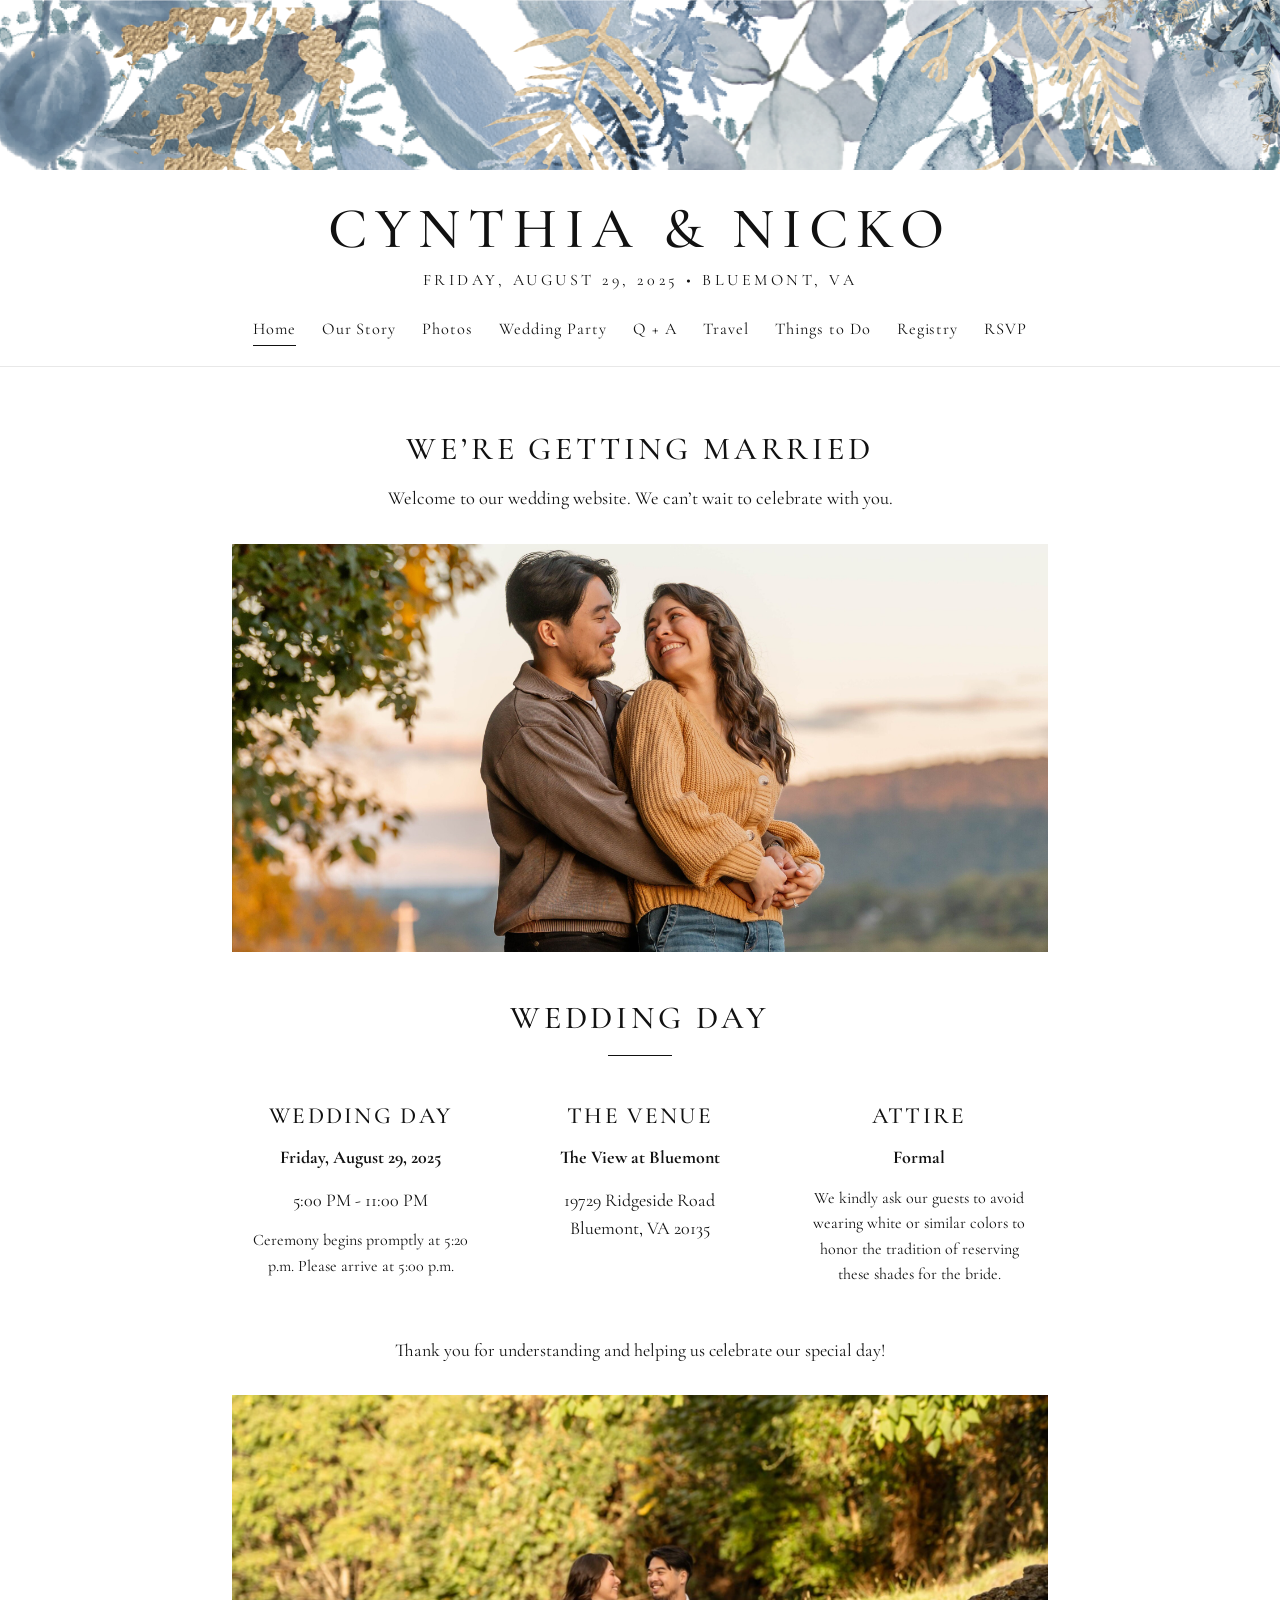
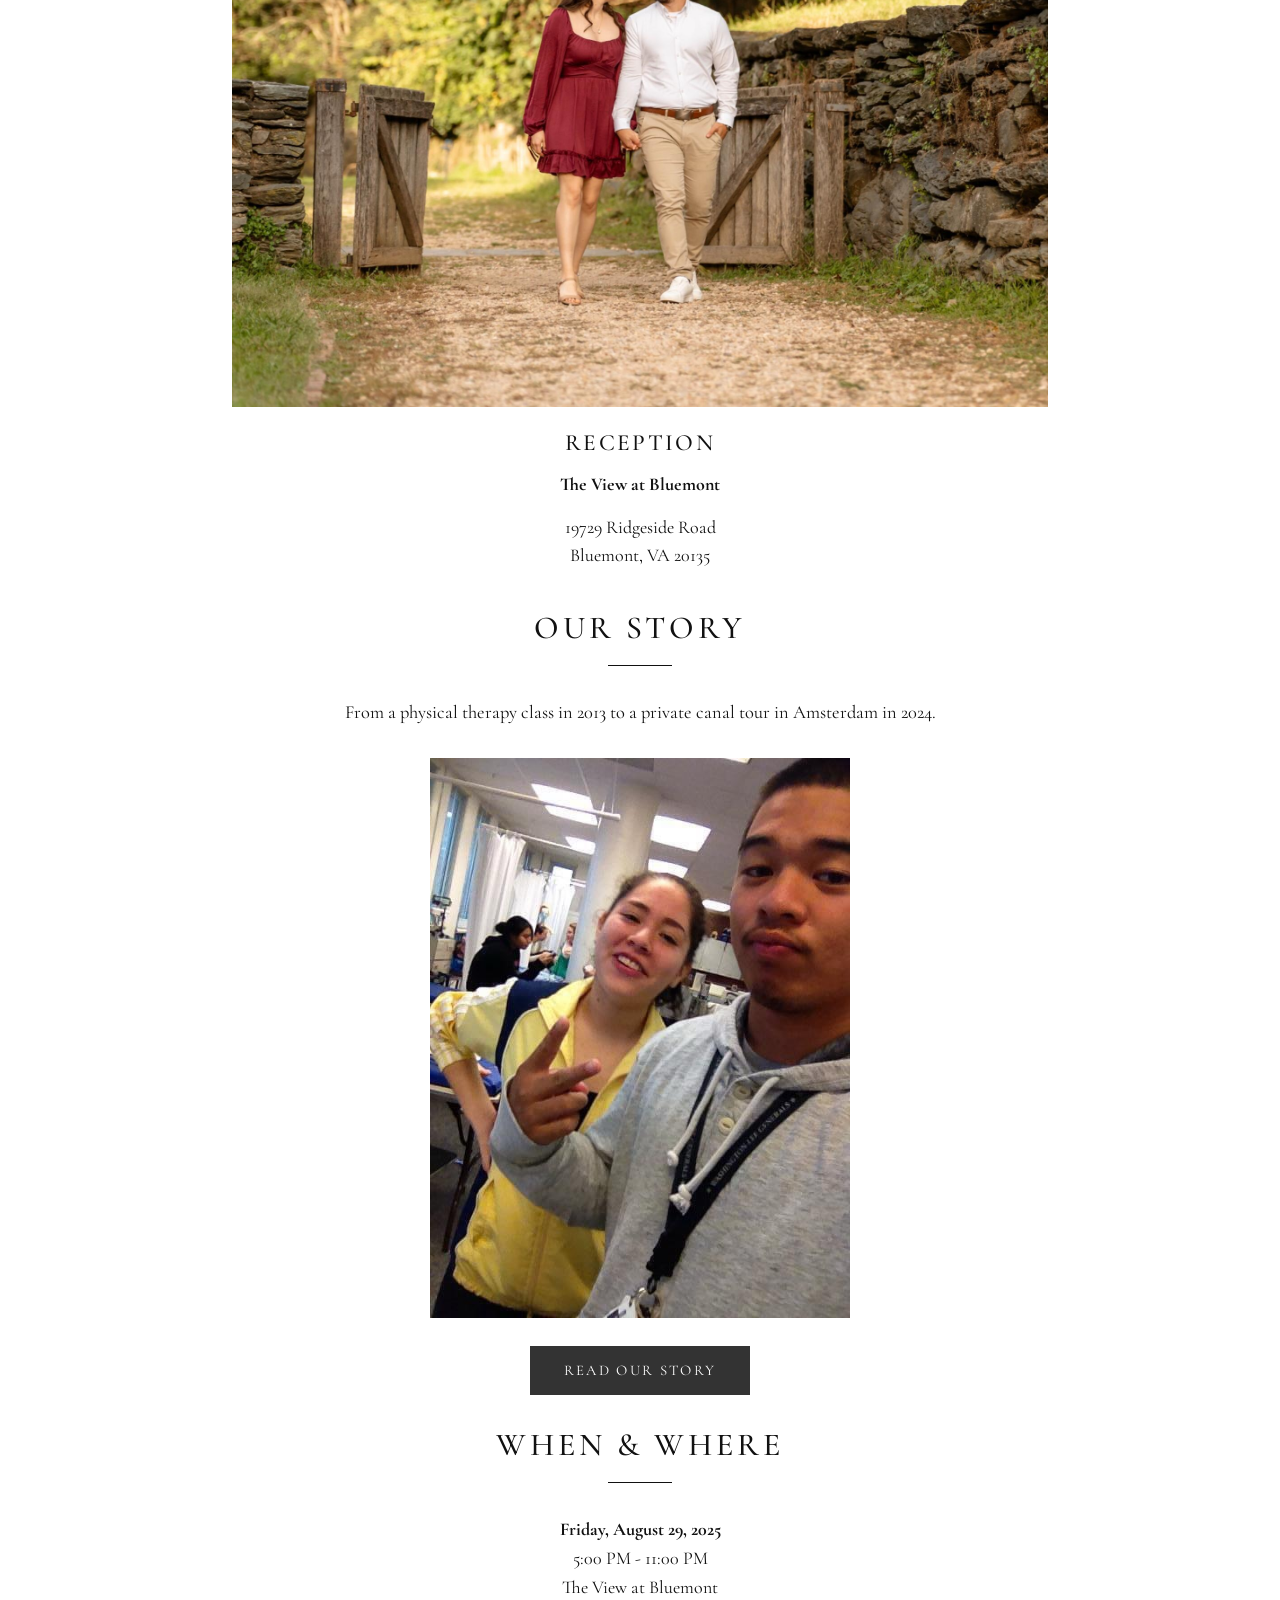
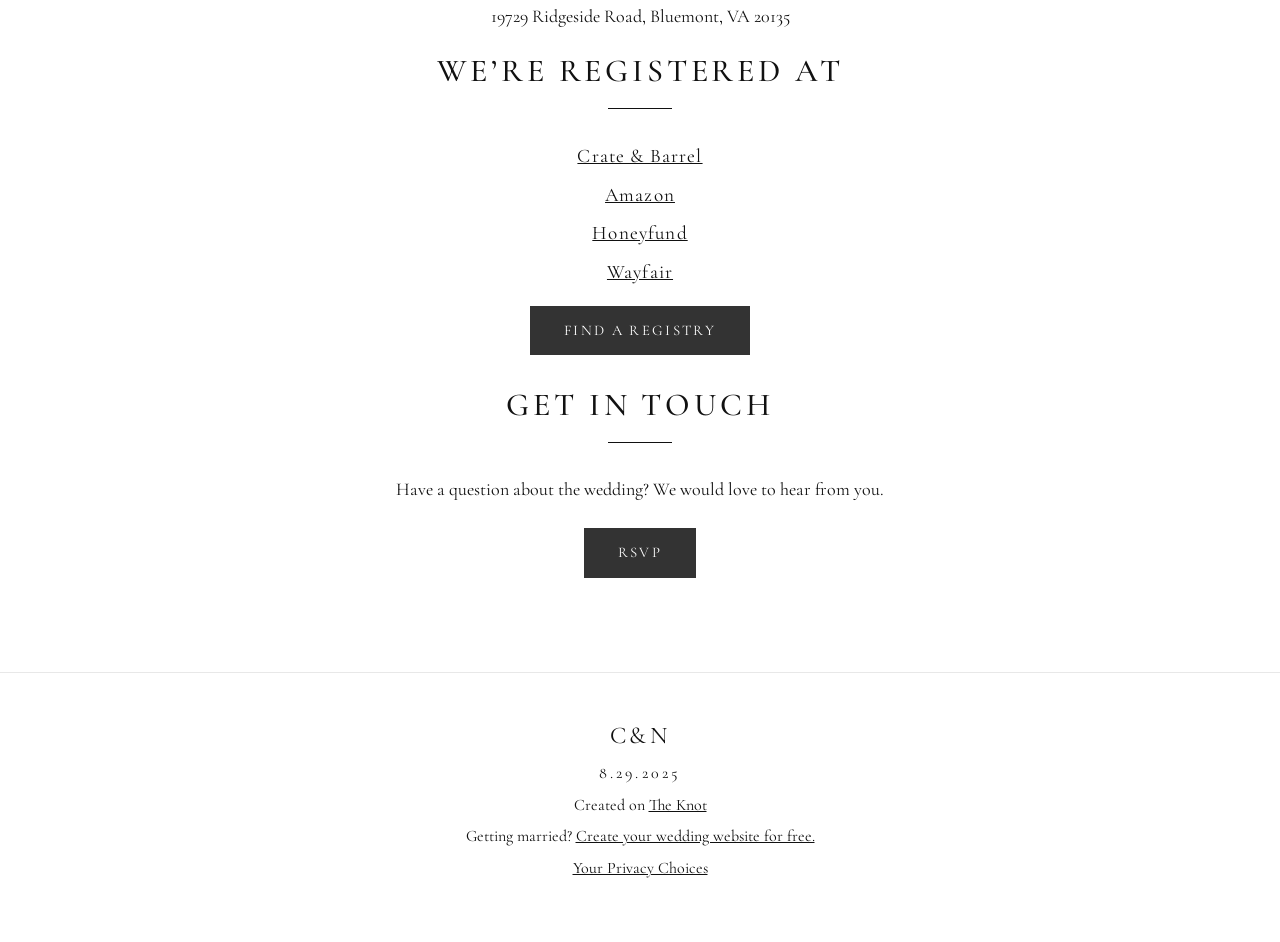
<file: index.html>
<!doctype html>
<html lang="en">
<head>
<meta charset="utf-8">
<meta name="viewport" content="width=device-width, initial-scale=1">
<title>Cynthia Espinoza and Nicko Patron's Wedding Website - The Knot</title>
<meta name="description" content="Cynthia Espinoza and Nicko Patron's wedding website. Friday, August 29, 2025 at The View at Bluemont, Bluemont, Virginia.">
<link rel="stylesheet" href="styles.css">
<link rel="preconnect" href="https://fonts.googleapis.com">
<link rel="preconnect" href="https://fonts.gstatic.com" crossorigin>
<link href="https://fonts.googleapis.com/css2?family=Cormorant+Garamond:ital,wght@0,400;0,500;0,600;1,400;1,500&display=swap" rel="stylesheet">
</head>
<body>
<header class="site-header">
  <img class="garland" src="images/theme-garland.png" alt="">
  <img class="spray" src="images/theme-top.png" alt="">
  <h1>Cynthia &amp; Nicko</h1>
  <p class="subtitle">Friday, August 29, 2025 &bull; Bluemont, VA</p>
  <nav><a href="./" class="active">Home</a><a href="our-story/">Our Story</a><a href="photos/">Photos</a><a href="wedding-party/">Wedding Party</a><a href="q-a/">Q + A</a><a href="travel/">Travel</a><a href="things-to-do/">Things to Do</a><a href="registry/">Registry</a><a href="rsvp/">RSVP</a></nav>
</header>
<main>
<section class="home">
  <h2 class="page-title">We&rsquo;re Getting Married</h2>
  <p class="lede">Welcome to our wedding website. We can&rsquo;t wait to celebrate with you.</p>
  <img class="hero" src="images/hero.jpg" alt="Cynthia and Nicko">
  <h2 class="page-title">Wedding Day</h2>
  <div class="rule"></div>
  <div class="details">
    <div class="card">
      <h3>Wedding Day</h3>
      <p><strong>Friday, August 29, 2025</strong></p>
      <p>5:00 PM - 11:00 PM</p>
      <p class="small">Ceremony begins promptly at 5:20 p.m. Please arrive at 5:00 p.m.</p>
    </div>
    <div class="card">
      <h3>The Venue</h3>
      <p><strong>The View at Bluemont</strong></p>
      <p>19729 Ridgeside Road<br>Bluemont, VA 20135</p>
    </div>
    <div class="card">
      <h3>Attire</h3>
      <p><strong>Formal</strong></p>
      <p class="small">We kindly ask our guests to avoid wearing white or similar colors to honor the tradition of reserving these shades for the bride.</p>
    </div>
  </div>
  <p class="center-note">Thank you for understanding and helping us celebrate our special day!</p>
  <img class="venue-img" src="images/venue.jpg" alt="The View at Bluemont">
  <div class="details">
    <div class="card">
      <h3>Reception</h3>
      <p><strong>The View at Bluemont</strong></p>
      <p>19729 Ridgeside Road<br>Bluemont, VA 20135</p>
    </div>
  </div>

  <h2 class="page-title">Our Story</h2>
  <div class="rule"></div>
  <p class="lede">From a physical therapy class in 2013 to a private canal tour in Amsterdam in 2024.</p>
  <img class="story-preview" src="images/story-01-meet-2013.jpg" alt="Cynthia and Nicko meet, 2013">
  <p class="center"><a class="btn" href="our-story/">Read Our Story</a></p>

  <h2 class="page-title">When &amp; Where</h2>
  <div class="rule"></div>
  <p class="center"><strong>Friday, August 29, 2025</strong><br>5:00 PM - 11:00 PM<br>The View at Bluemont<br>19729 Ridgeside Road, Bluemont, VA 20135</p>

  <h2 class="page-title">We&rsquo;re Registered At</h2>
  <div class="rule"></div>
  <ul class="registry-list">
    <li><a href="registry/">Crate &amp; Barrel</a></li>
    <li><a href="registry/">Amazon</a></li>
    <li><a href="registry/">Honeyfund</a></li>
    <li><a href="registry/">Wayfair</a></li>
  </ul>
  <p class="center"><a class="btn" href="registry/">Find a Registry</a></p>

  <h2 class="page-title">Get in Touch</h2>
  <div class="rule"></div>
  <p class="center">Have a question about the wedding? We would love to hear from you.</p>
  <p class="center"><a class="btn" href="rsvp/">RSVP</a></p>
</section>
</main>
<footer>
  <p class="foot-mono">C&amp;N</p>
  <p class="foot-date">8.29.2025</p>
  <p>Created on <a href="https://www.theknot.com">The Knot</a></p>
  <p>Getting married? <a href="https://www.theknot.com">Create your wedding website for free.</a></p>
  <p><a href="https://www.theknot.com">Your Privacy Choices</a></p>
</footer>
</body>
</html>
</file>
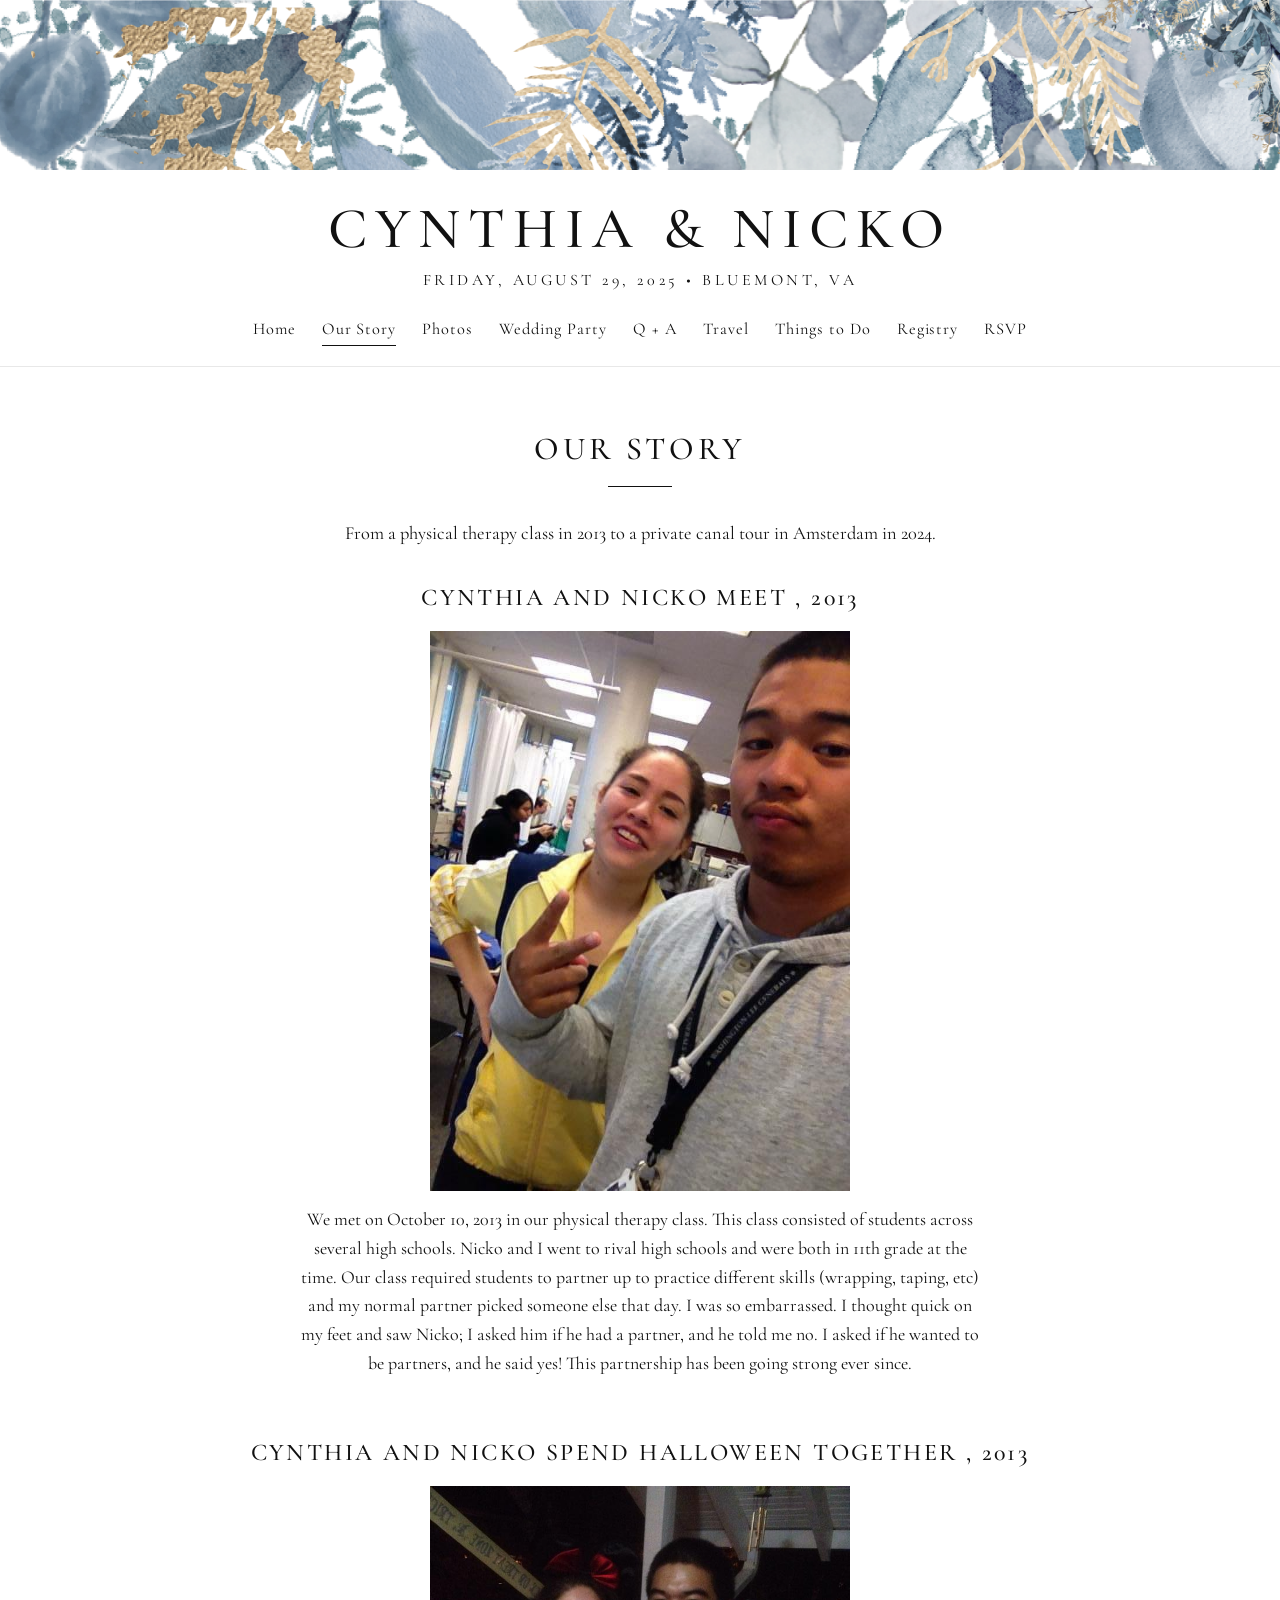
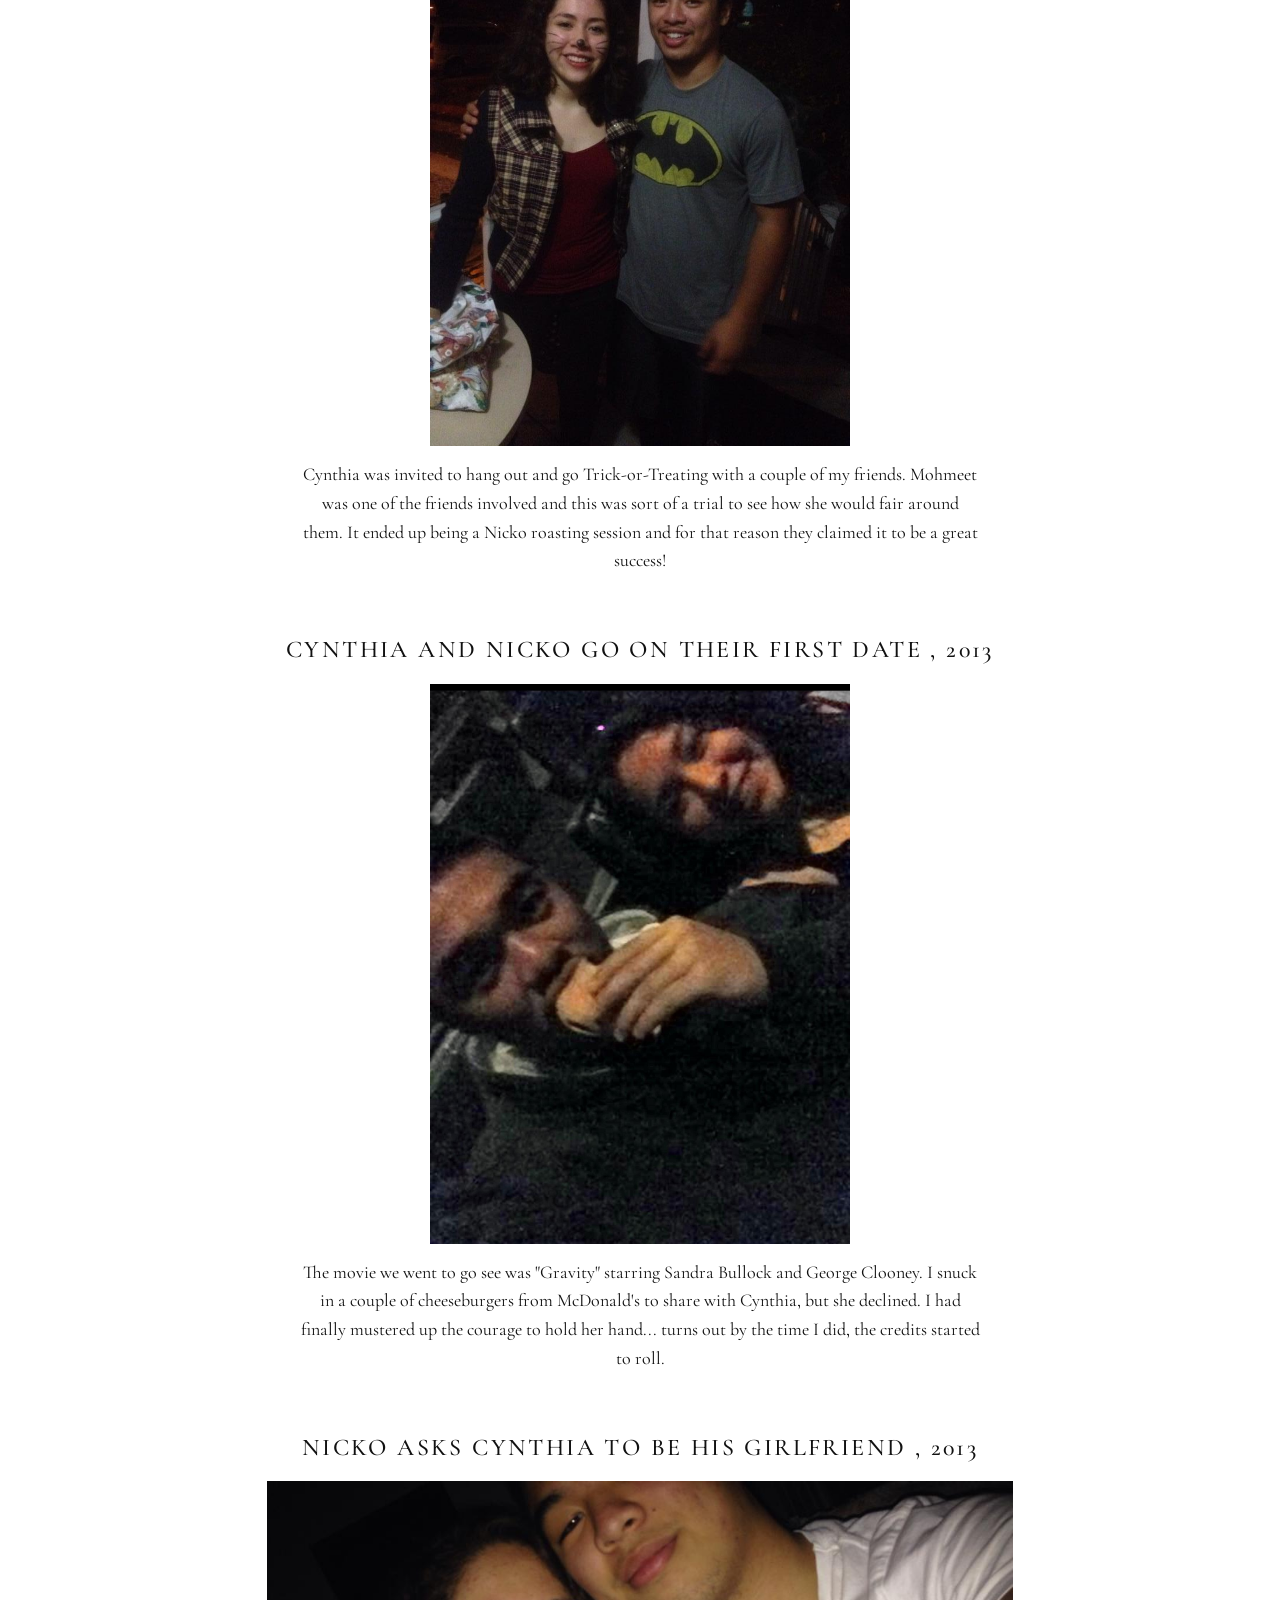
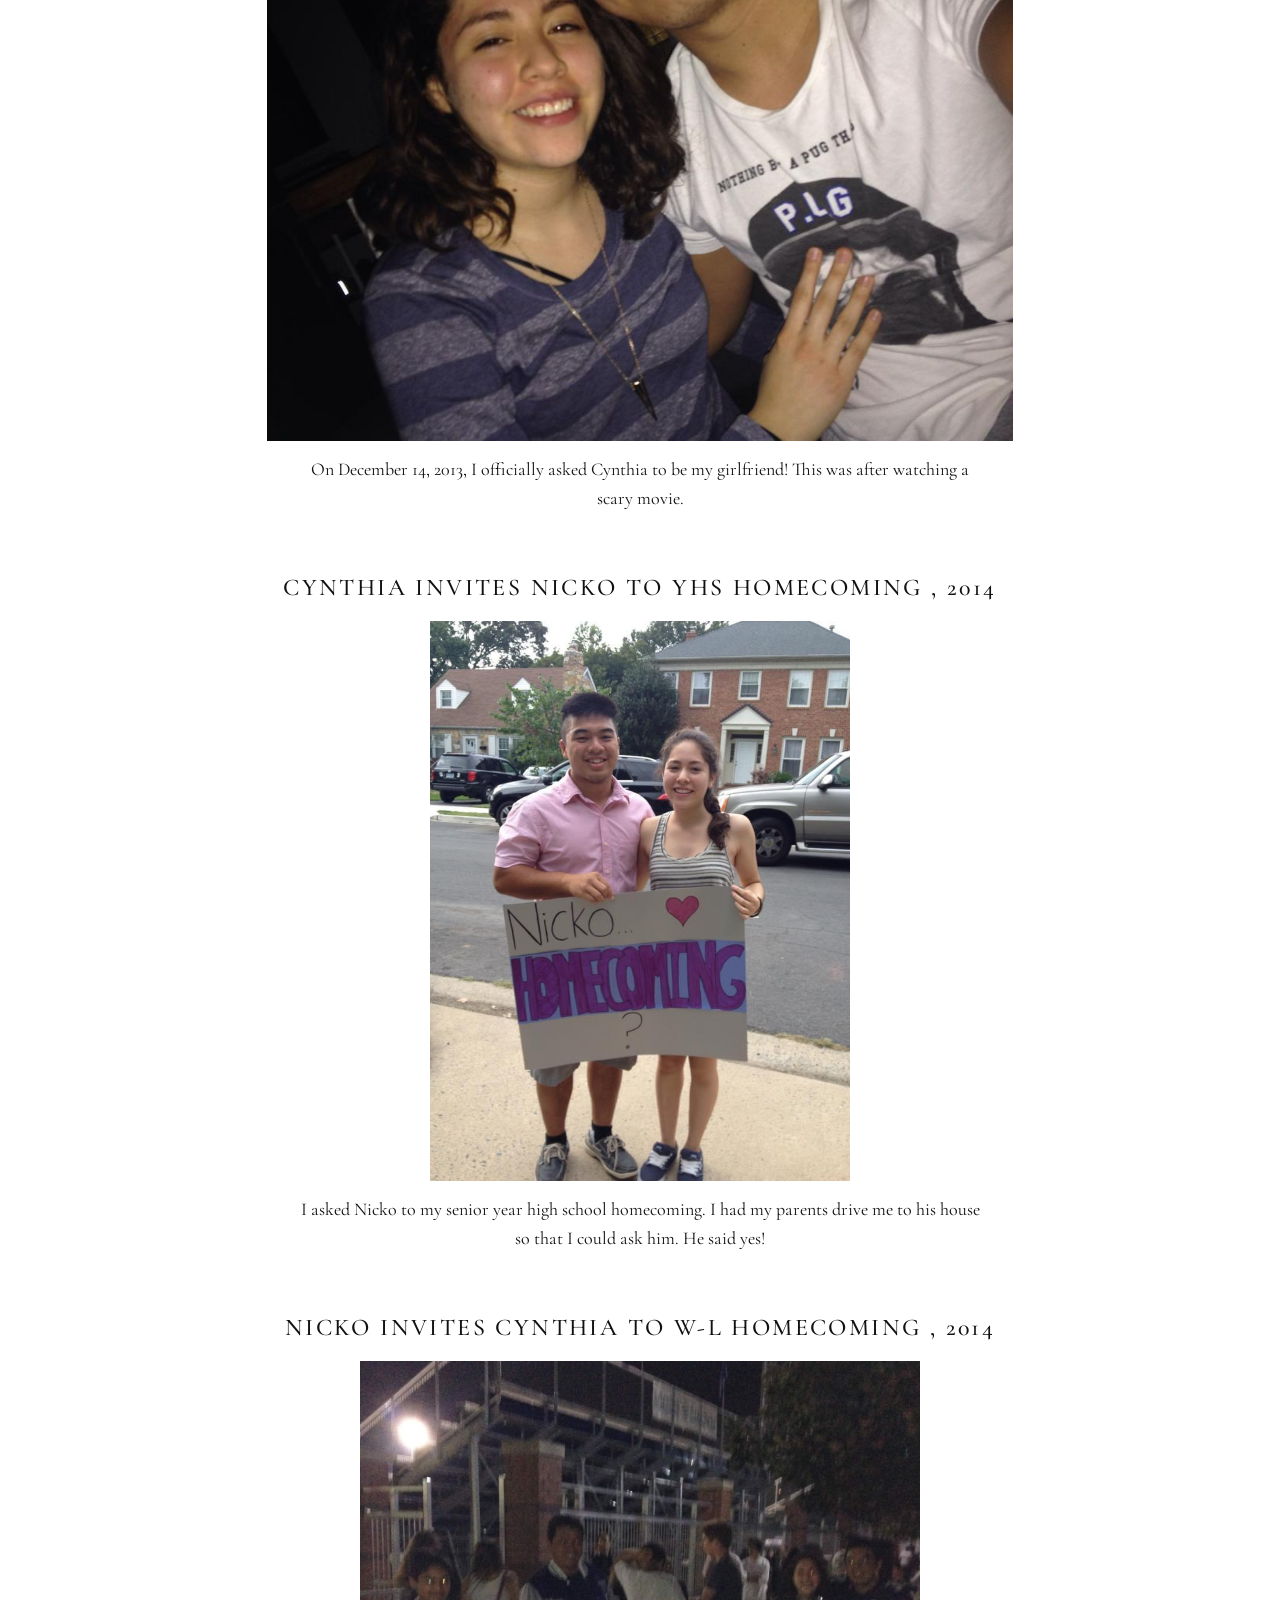
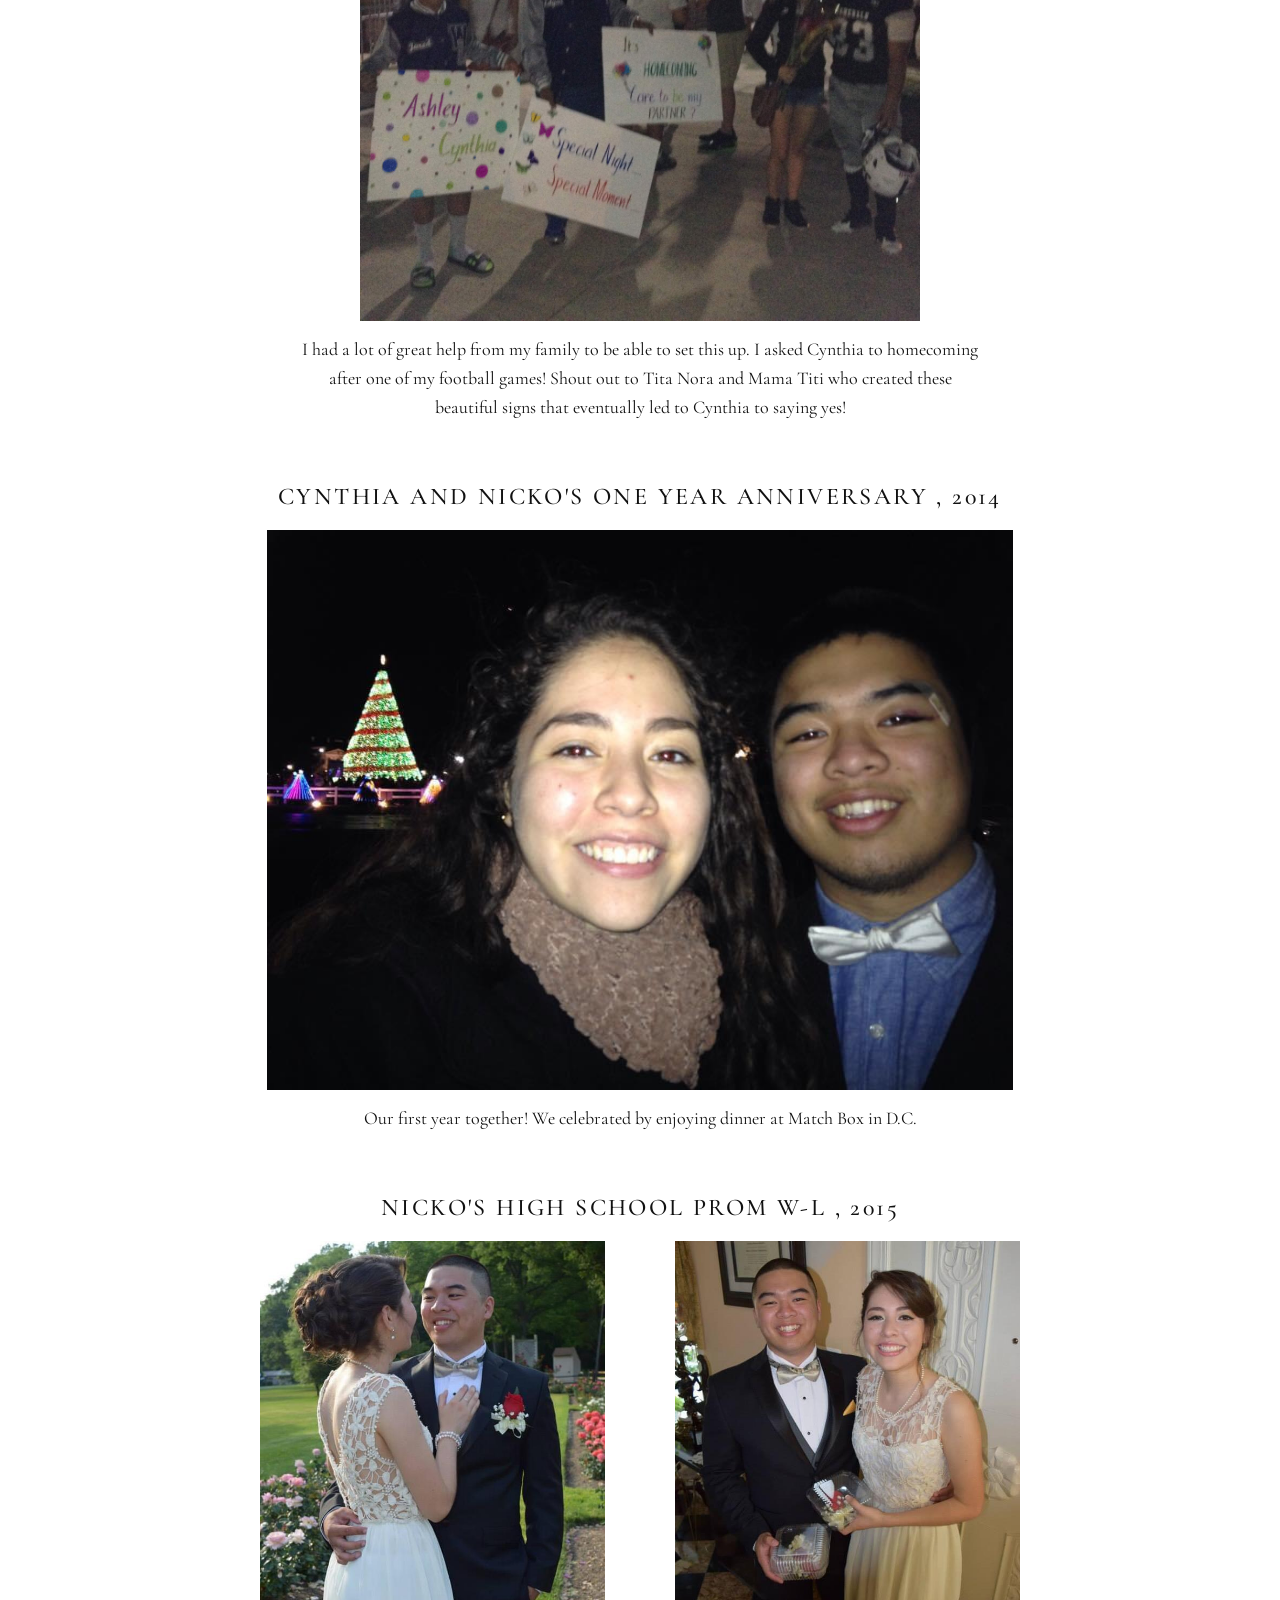
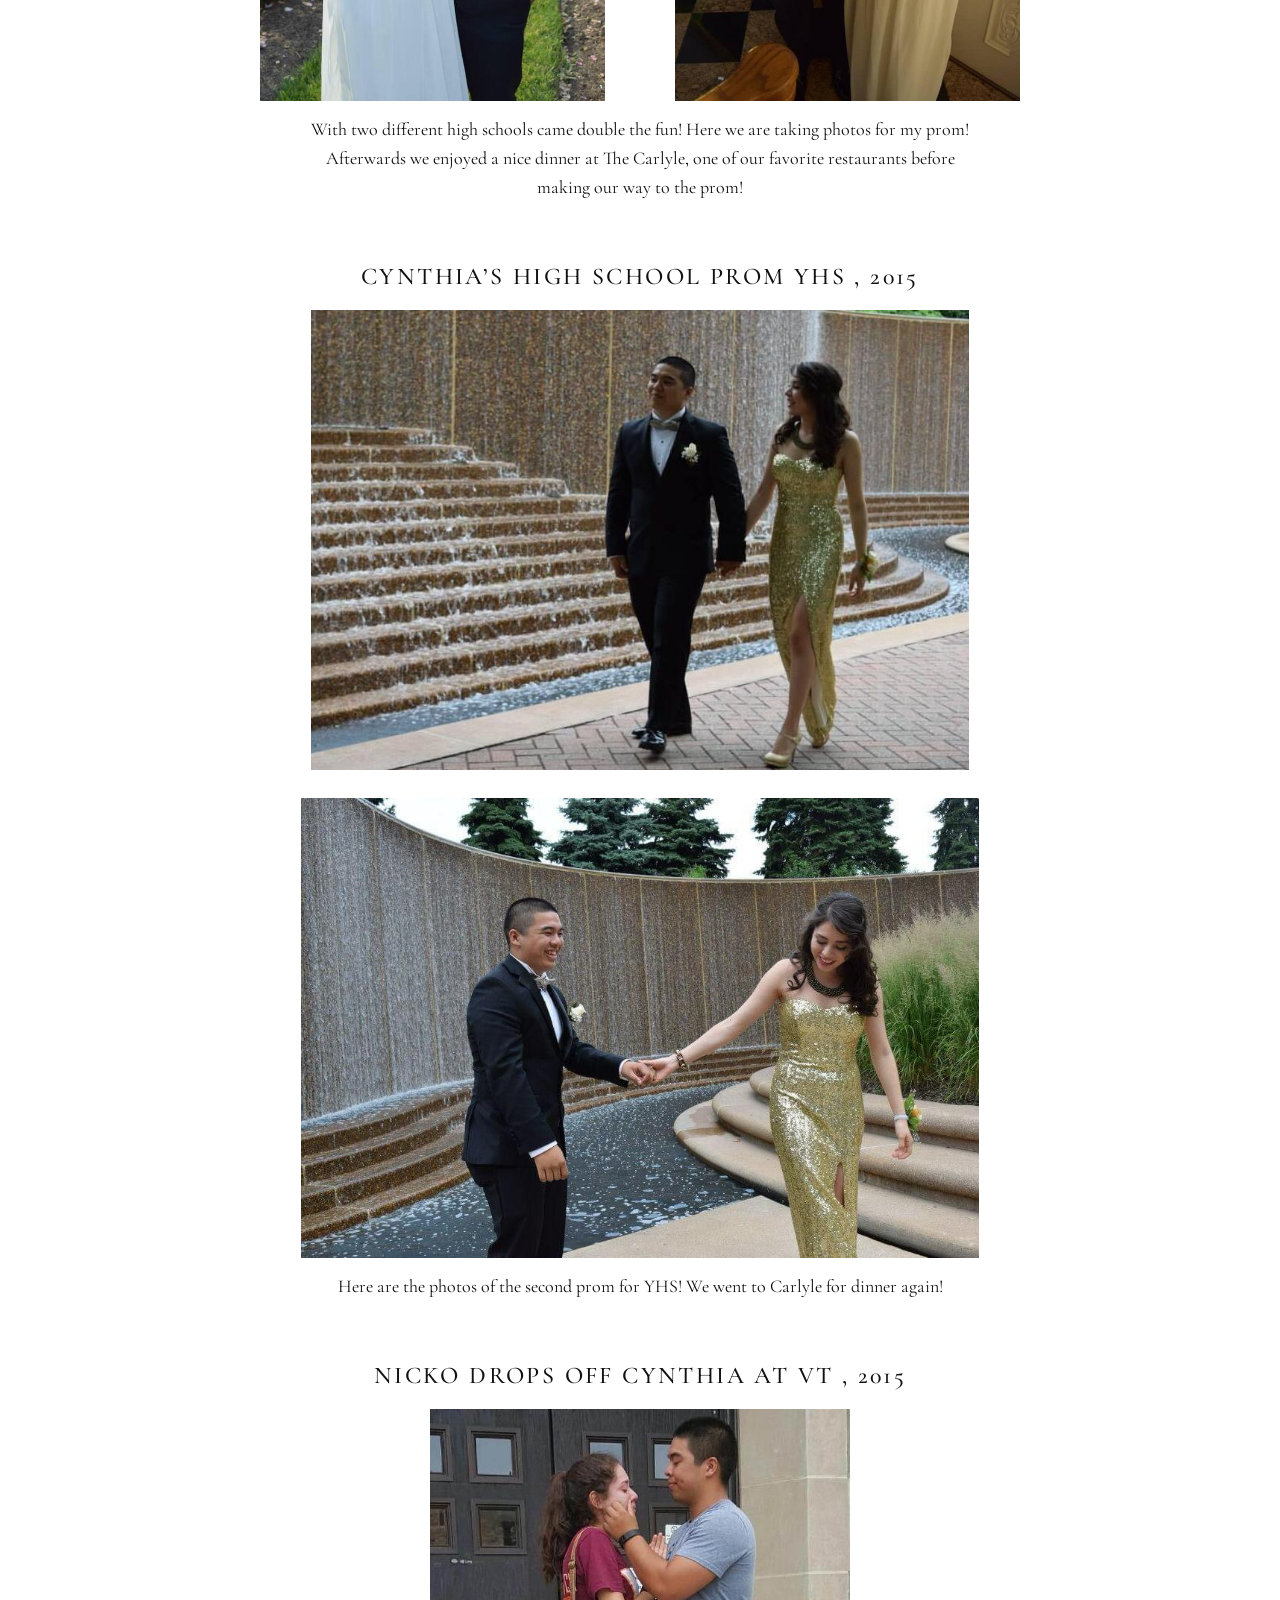
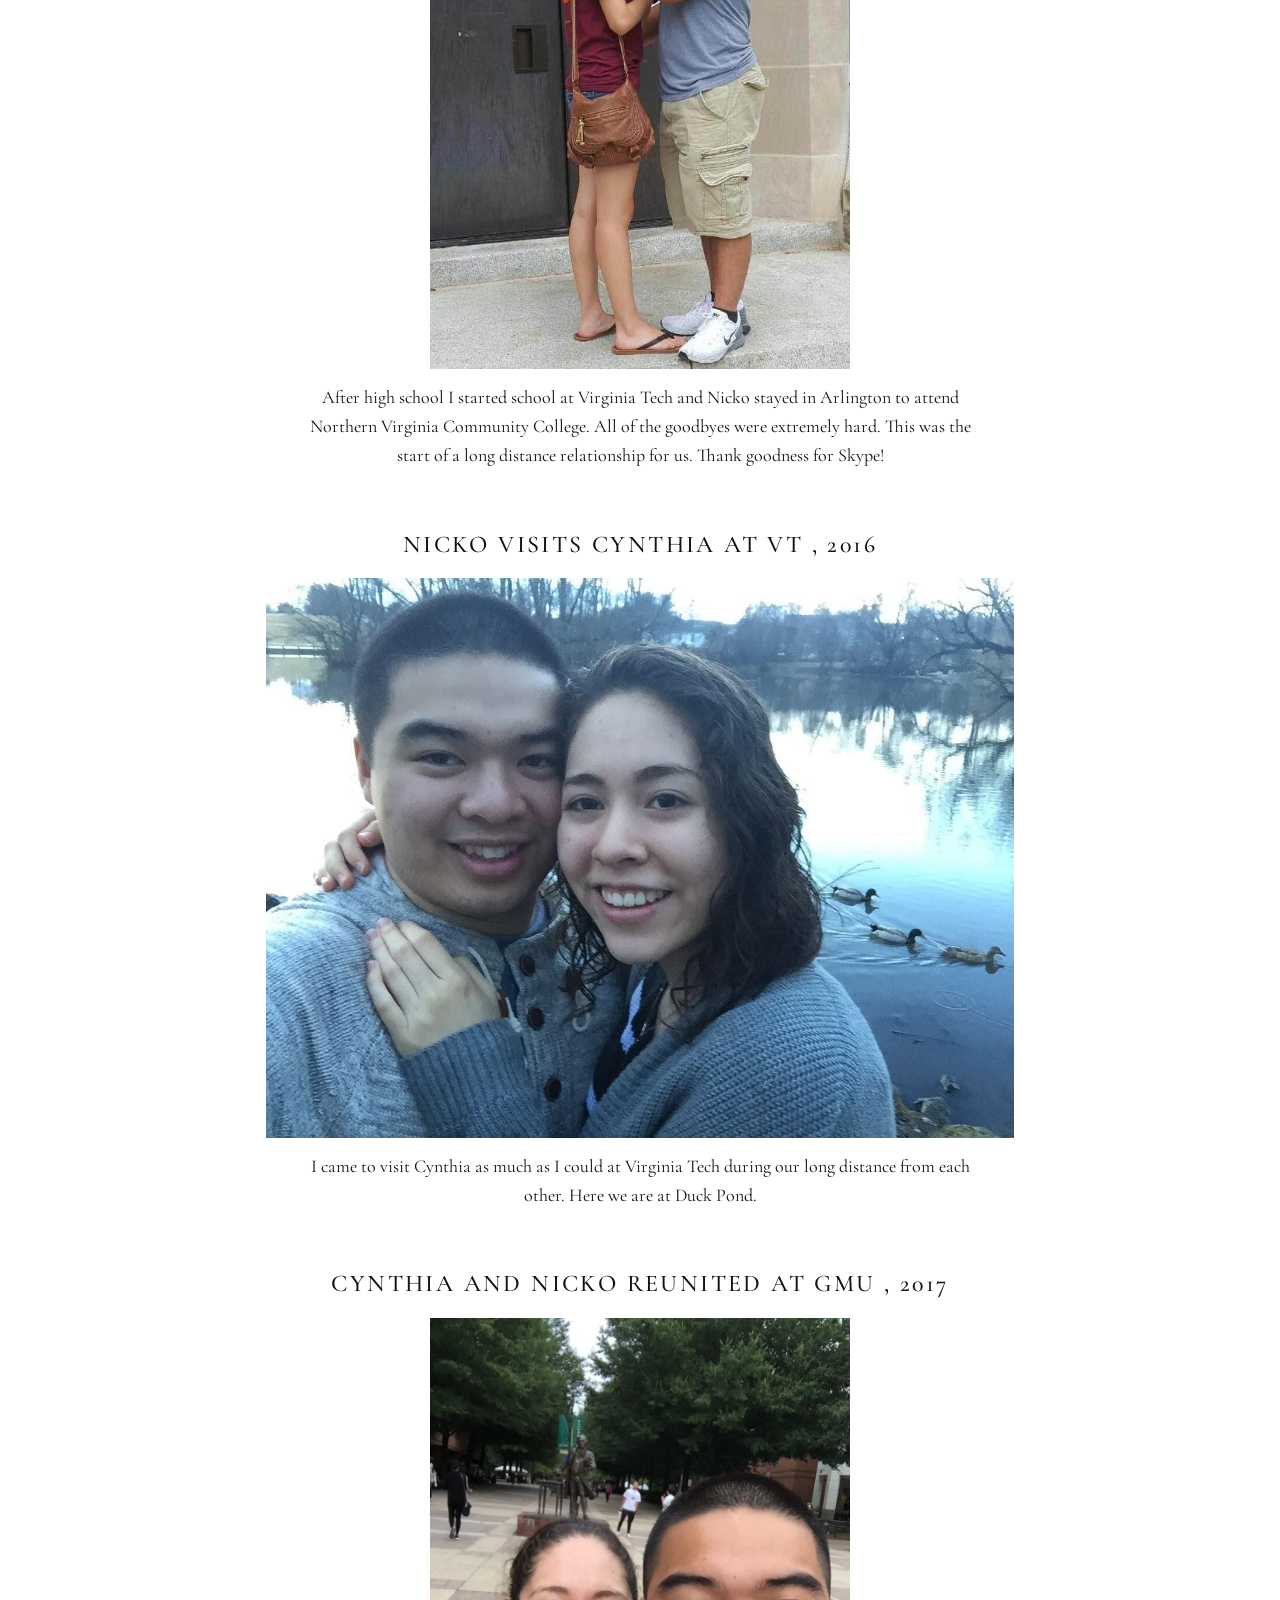
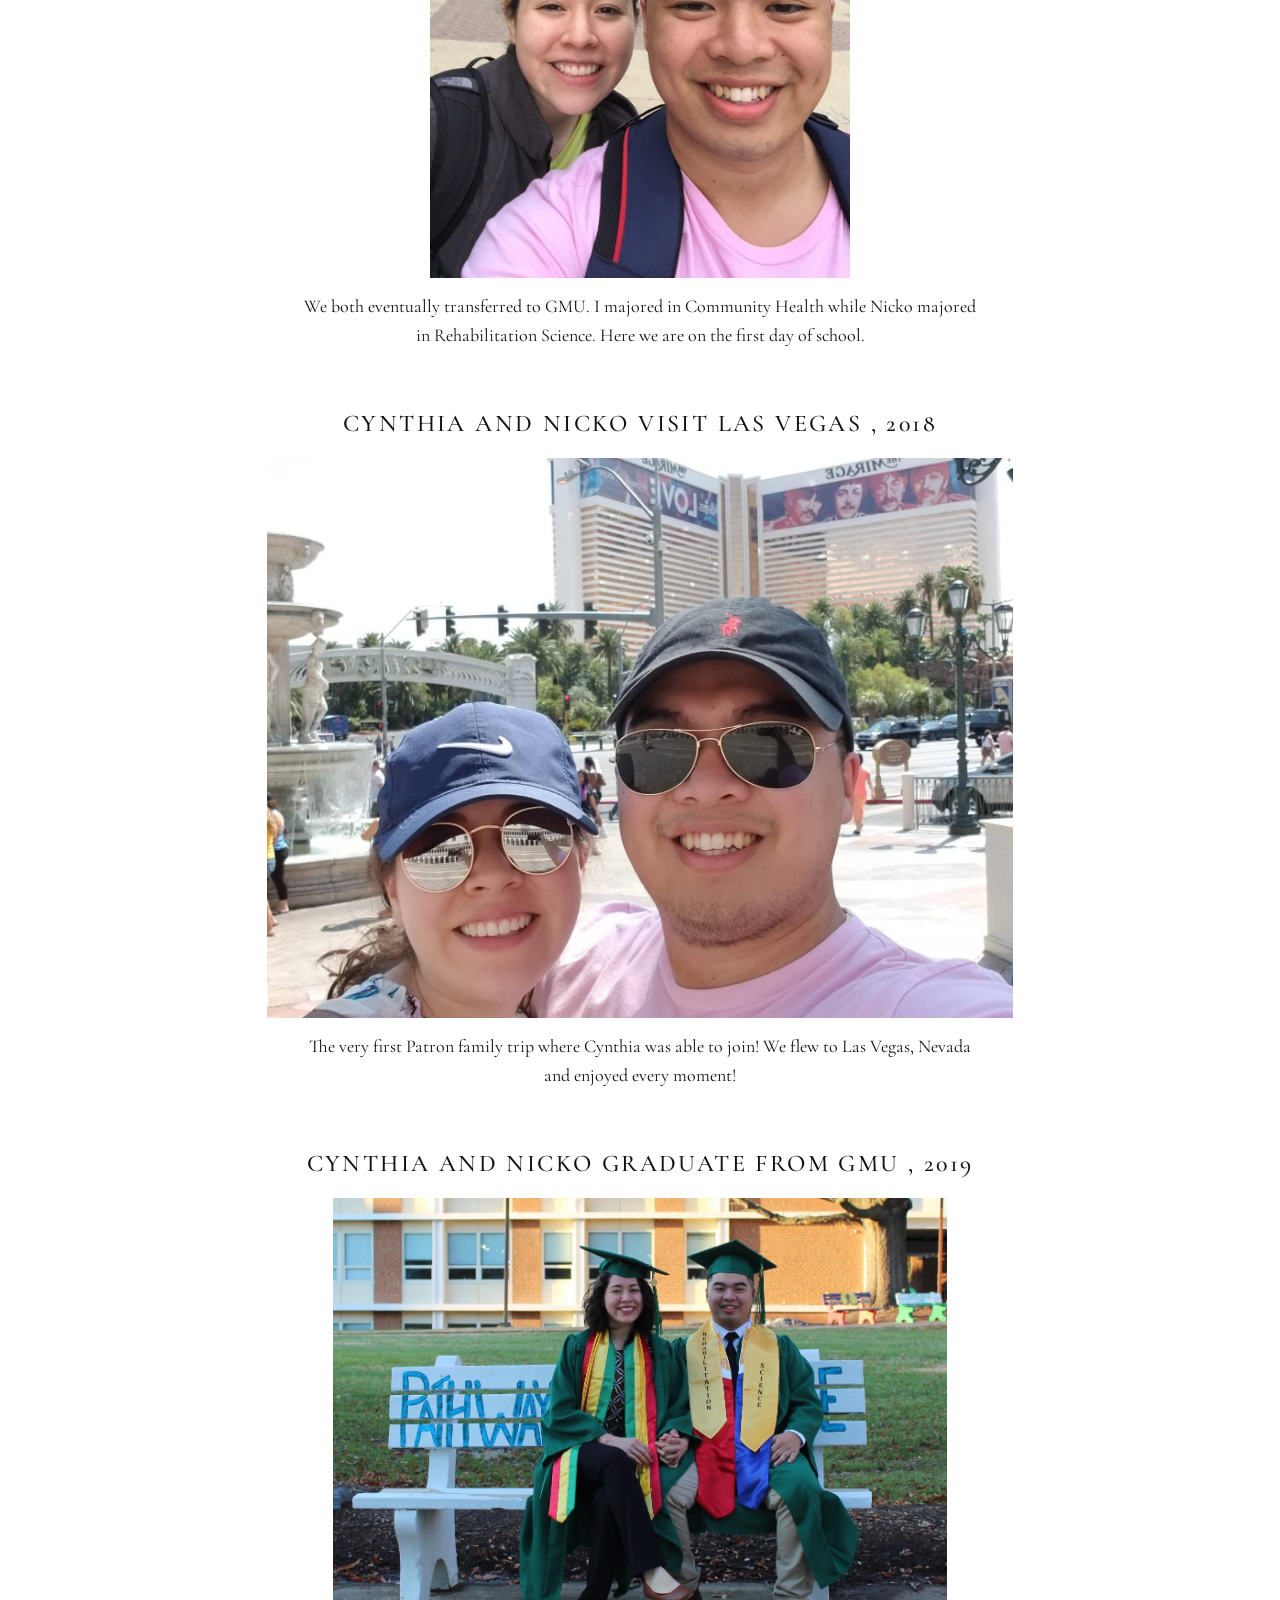
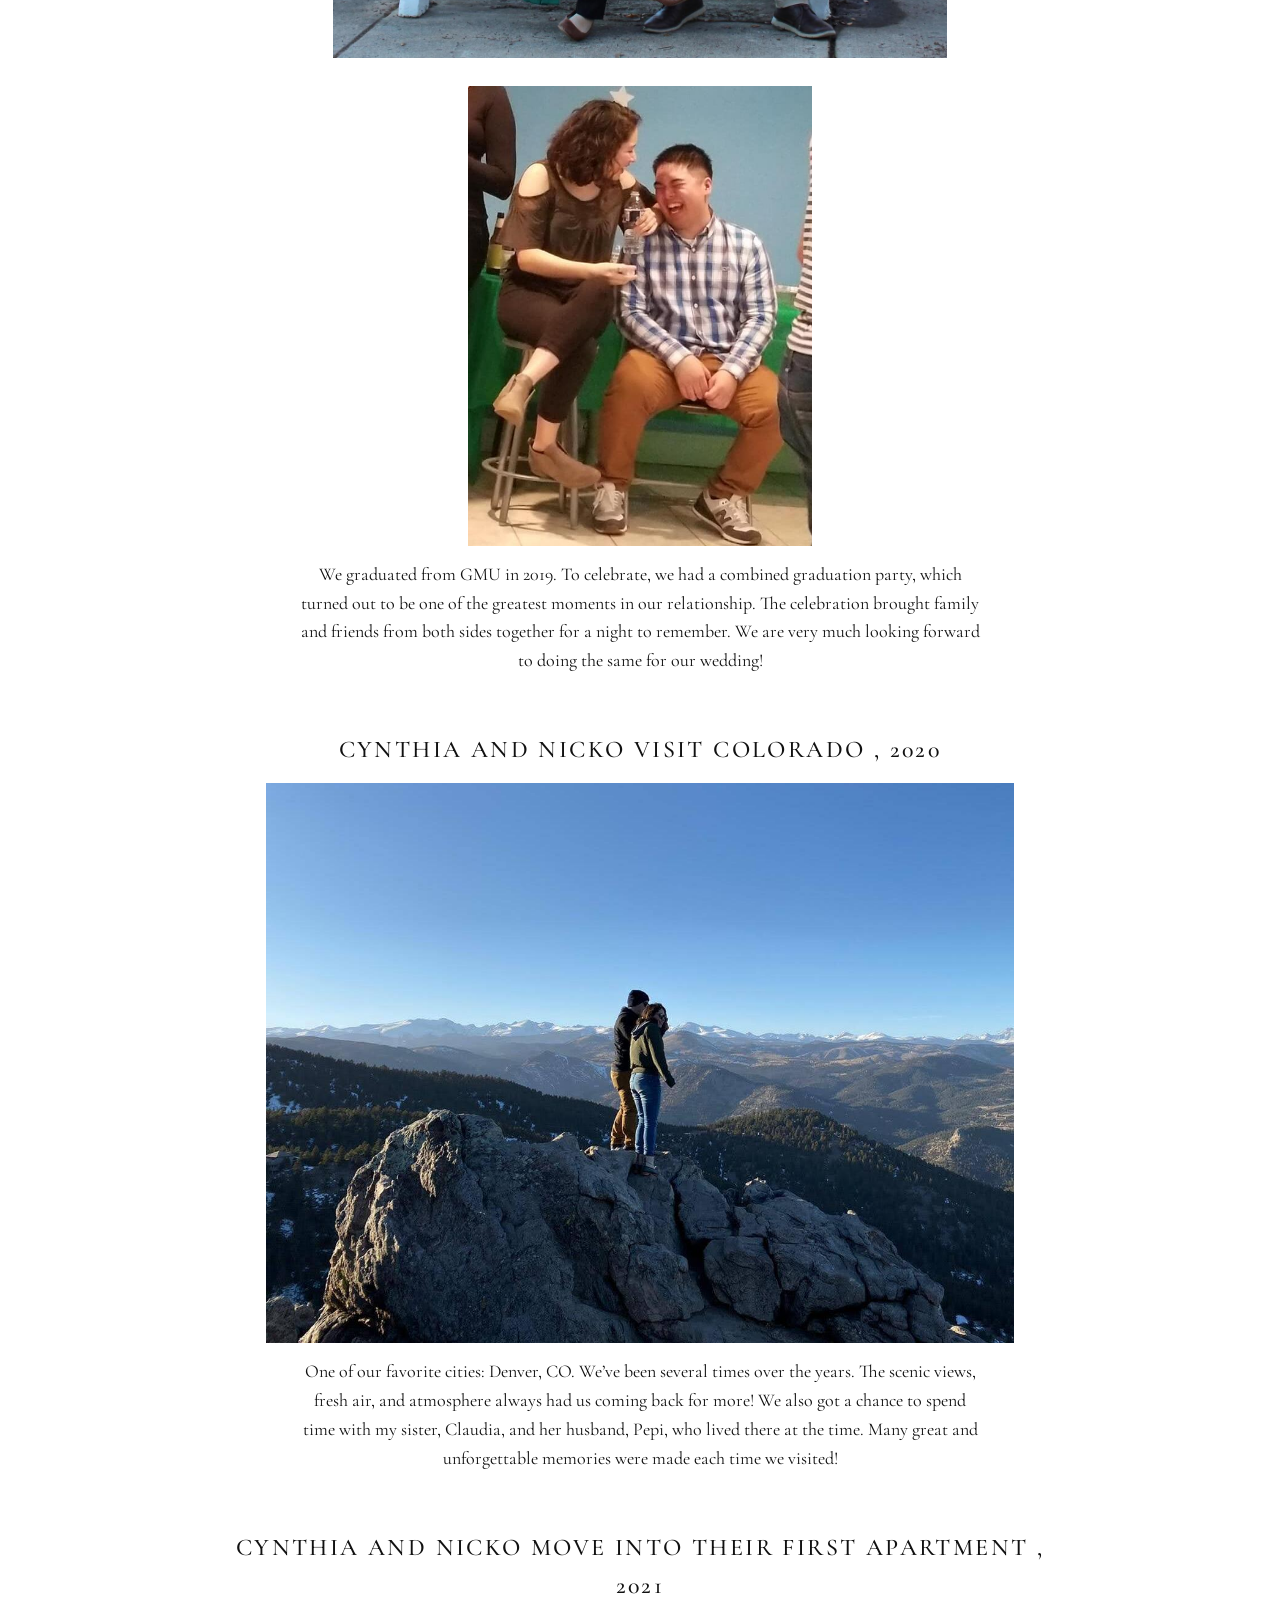
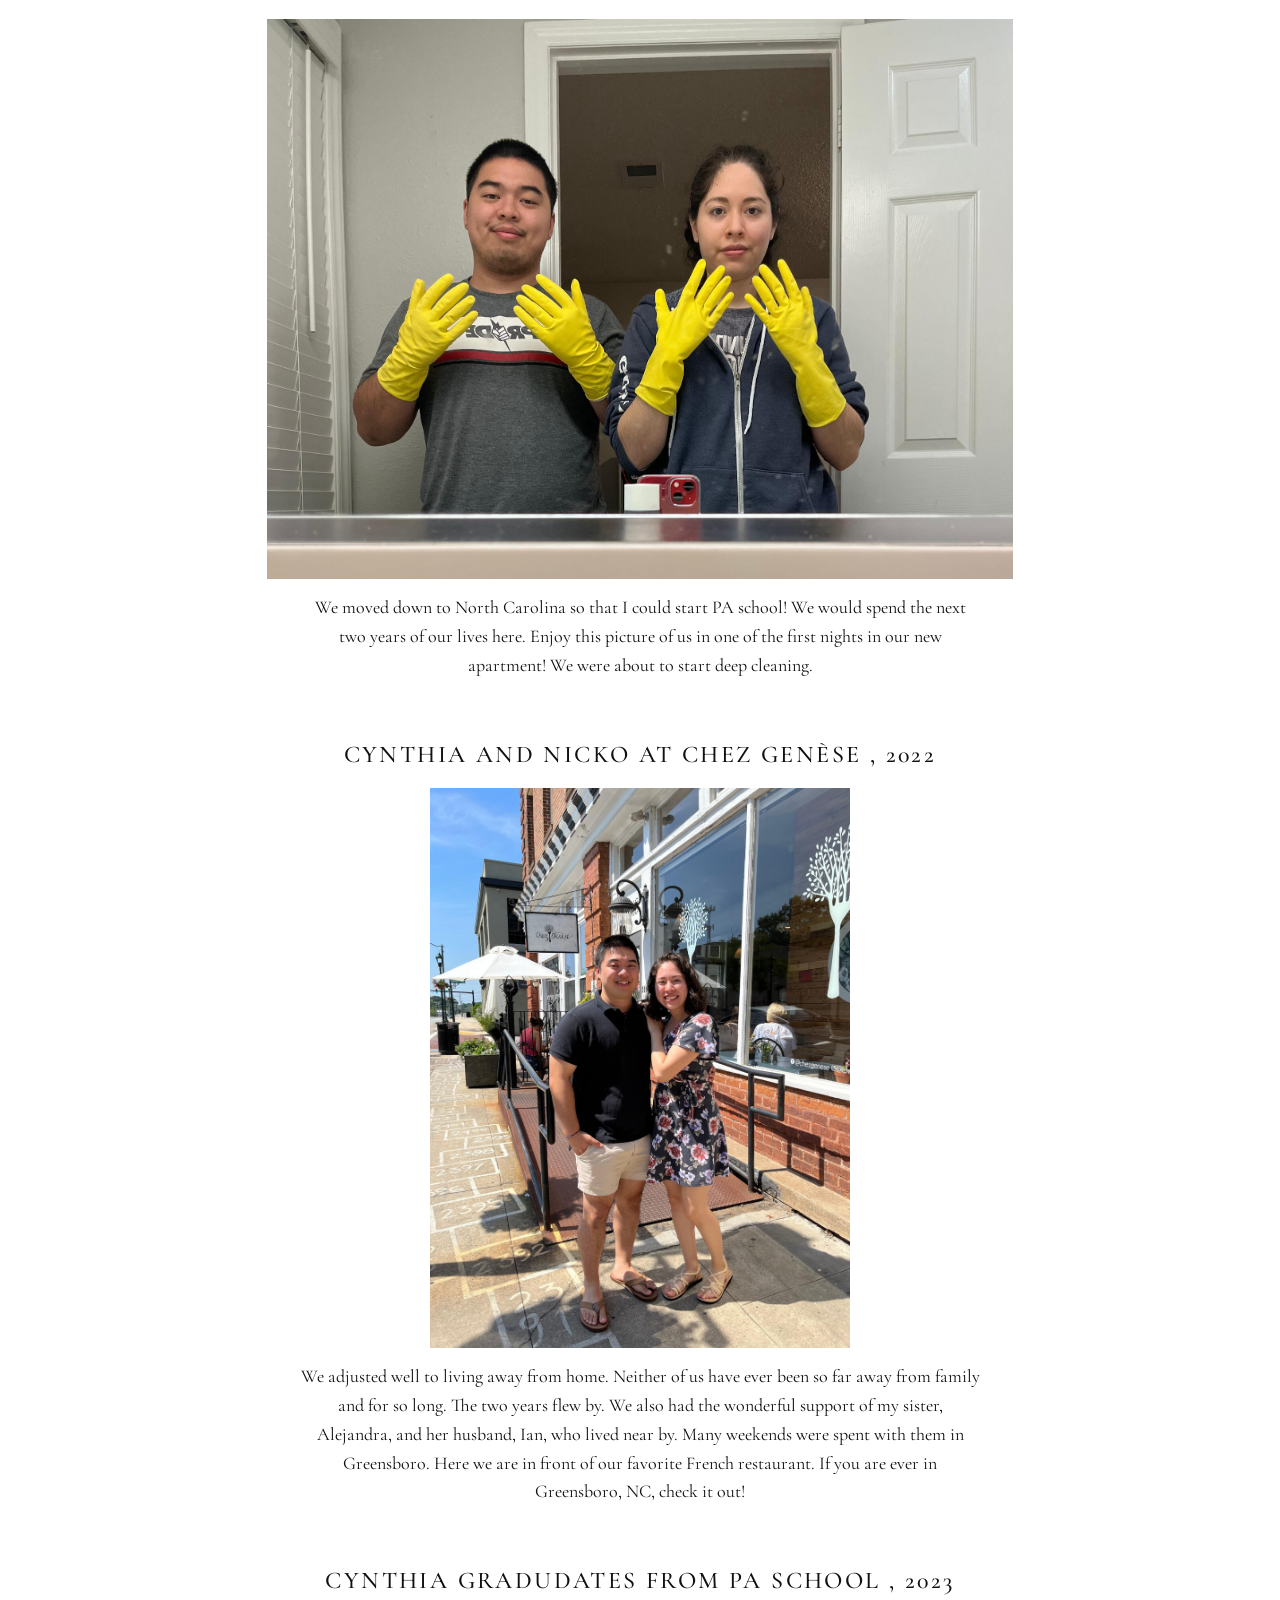
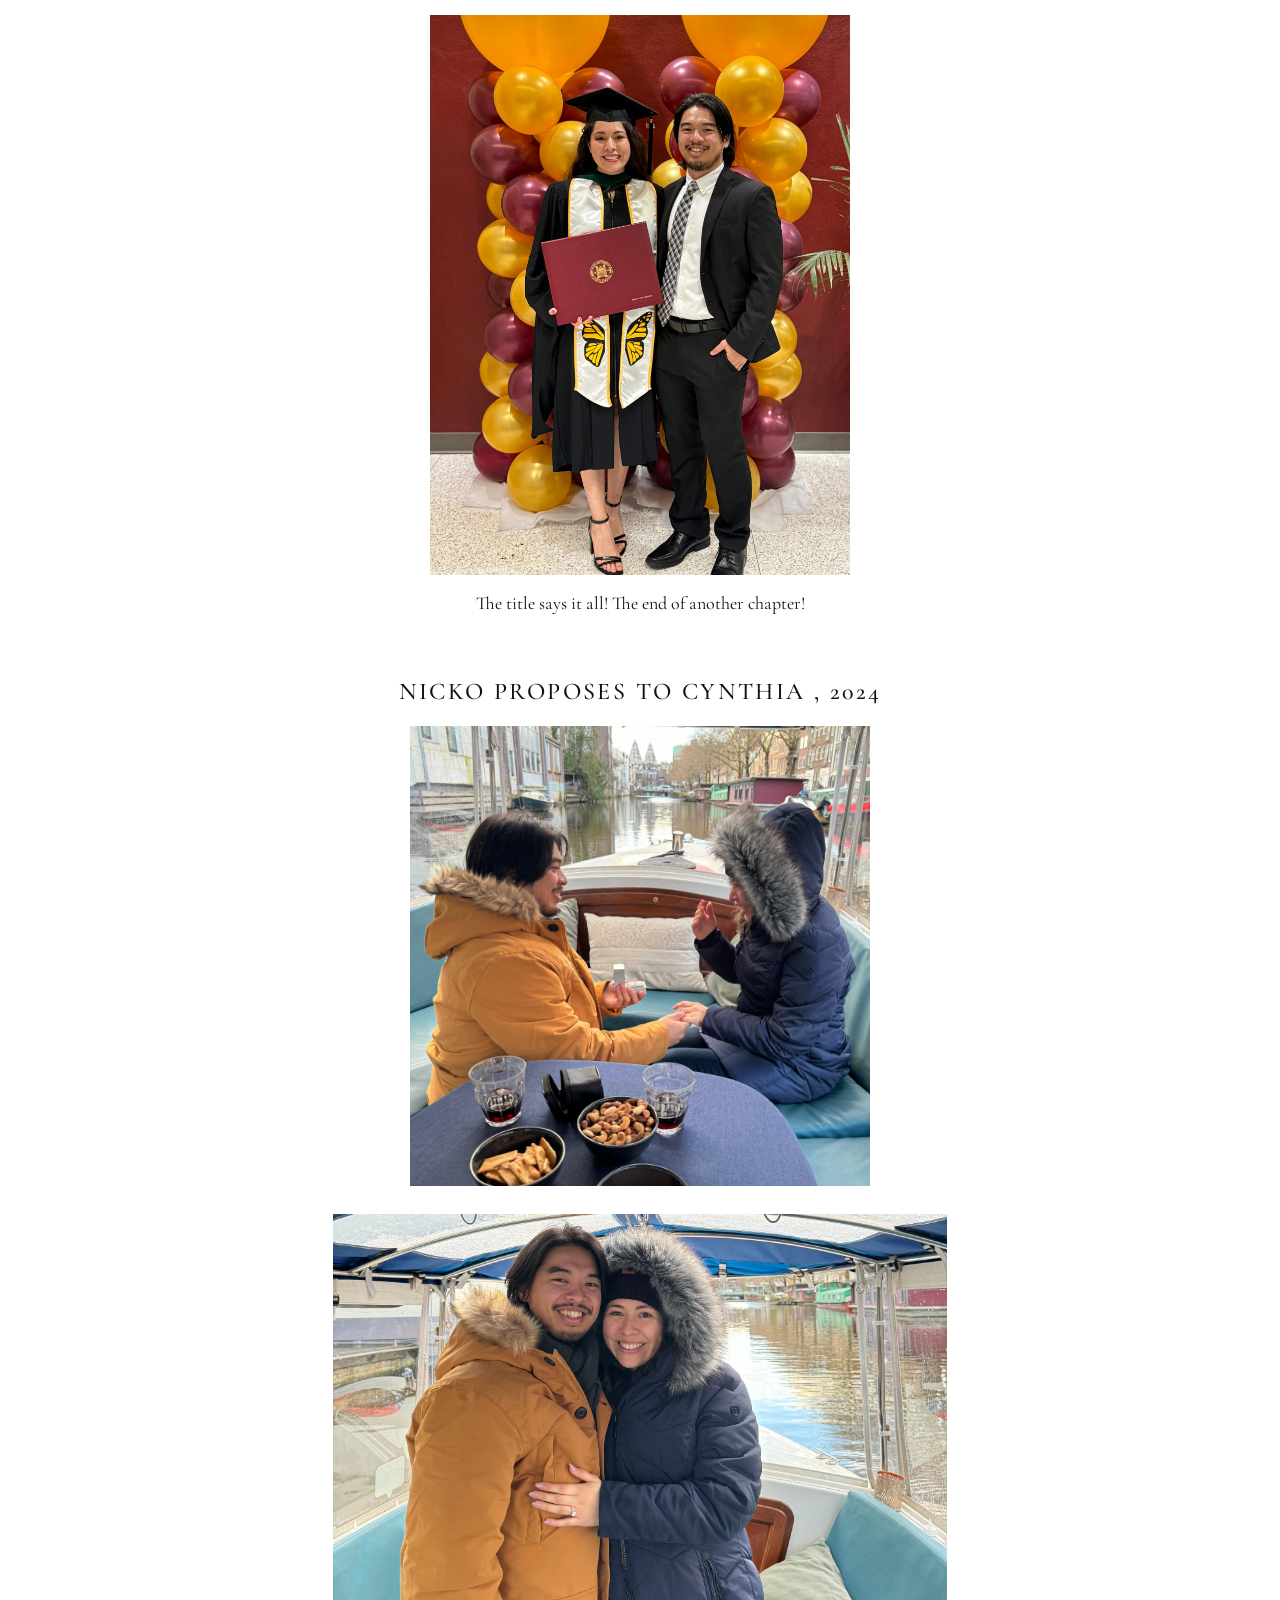
<file: our-story/index.html>
<!doctype html>
<html lang="en">
<head>
<meta charset="utf-8">
<meta name="viewport" content="width=device-width, initial-scale=1">
<title>Cynthia Espinoza and Nicko Patron's Wedding Website - The Knot</title>
<meta name="description" content="Cynthia Espinoza and Nicko Patron's wedding website. Friday, August 29, 2025 at The View at Bluemont, Bluemont, Virginia.">
<link rel="stylesheet" href="../styles.css">
<link rel="preconnect" href="https://fonts.googleapis.com">
<link rel="preconnect" href="https://fonts.gstatic.com" crossorigin>
<link href="https://fonts.googleapis.com/css2?family=Cormorant+Garamond:ital,wght@0,400;0,500;0,600;1,400;1,500&display=swap" rel="stylesheet">
</head>
<body>
<header class="site-header">
  <img class="garland" src="../images/theme-garland.png" alt="">
  <img class="spray" src="../images/theme-top.png" alt="">
  <h1>Cynthia &amp; Nicko</h1>
  <p class="subtitle">Friday, August 29, 2025 &bull; Bluemont, VA</p>
  <nav><a href="../">Home</a><a href="../our-story/" class="active">Our Story</a><a href="../photos/">Photos</a><a href="../wedding-party/">Wedding Party</a><a href="../q-a/">Q + A</a><a href="../travel/">Travel</a><a href="../things-to-do/">Things to Do</a><a href="../registry/">Registry</a><a href="../rsvp/">RSVP</a></nav>
</header>
<main>
<section>
  <h2 class="page-title">Our Story</h2>
  <div class="rule"></div>
  <p class="lede">From a physical therapy class in 2013 to a private canal tour in Amsterdam in 2024.</p>
  <div class="timeline">
<div class="story-item">
  <h3>Cynthia and Nicko Meet , 2013</h3>
  <img src="../images/story-01-meet-2013.jpg" alt="">
  <p>We met on October 10, 2013 in our physical therapy class. This class consisted of students across several high schools. Nicko and I went to rival high schools and were both in 11th grade at the time. Our class required students to partner up to practice different skills (wrapping, taping, etc) and my normal partner picked someone else that day. I was so embarrassed. I thought quick on my feet and saw Nicko; I asked him if he had a partner, and he told me no. I asked if he wanted to be partners, and he said yes! This partnership has been going strong ever since.</p>
</div>
<div class="story-item">
  <h3>Cynthia and Nicko Spend Halloween Together , 2013</h3>
  <img src="../images/story-02-halloween-2013.jpg" alt="">
  <p>Cynthia was invited to hang out and go Trick-or-Treating with a couple of my friends. Mohmeet was one of the friends involved and this was sort of a trial to see how she would fair around them. It ended up being a Nicko roasting session and for that reason they claimed it to be a great success!</p>
</div>
<div class="story-item">
  <h3>Cynthia and Nicko go on their first Date , 2013</h3>
  <img src="../images/story-03-first-date-2013.jpg" alt="">
  <p>The movie we went to go see was "Gravity" starring Sandra Bullock and George Clooney. I snuck in a couple of cheeseburgers from McDonald's to share with Cynthia, but she declined. I had finally mustered up the courage to hold her hand... turns out by the time I did, the credits started to roll.</p>
</div>
<div class="story-item">
  <h3>Nicko asks Cynthia to be his Girlfriend , 2013</h3>
  <img src="../images/story-04-girlfriend-2013.jpg" alt="">
  <p>On December 14, 2013, I officially asked Cynthia to be my girlfriend! This was after watching a scary movie.</p>
</div>
<div class="story-item">
  <h3>Cynthia Invites Nicko to YHS Homecoming , 2014</h3>
  <img src="../images/story-05-yhs-homecoming-2014.jpg" alt="">
  <p>I asked Nicko to my senior year high school homecoming. I had my parents drive me to his house so that I could ask him. He said yes!</p>
</div>
<div class="story-item">
  <h3>Nicko Invites Cynthia to W-L Homecoming , 2014</h3>
  <img src="../images/story-06-wl-homecoming-2014.jpg" alt="">
  <p>I had a lot of great help from my family to be able to set this up. I asked Cynthia to homecoming after one of my football games! Shout out to Tita Nora and Mama Titi who created these beautiful signs that eventually led to Cynthia to saying yes!</p>
</div>
<div class="story-item">
  <h3>Cynthia and Nicko's One Year Anniversary , 2014</h3>
  <img src="../images/story-07-one-year-2014.jpg" alt="">
  <p>Our first year together! We celebrated by enjoying dinner at Match Box in D.C.</p>
</div>
<div class="story-item">
  <h3>Nicko's High School Prom W-L , 2015</h3>
  <div class="pair"><img src="../images/story-08-nicko-prom-2015.jpg" alt=""><img src="../images/story-09-prom-photo.jpg" alt=""></div>
  <p>With two different high schools came double the fun! Here we are taking photos for my prom! Afterwards we enjoyed a nice dinner at The Carlyle, one of our favorite restaurants before making our way to the prom!</p>
</div>
<div class="story-item">
  <h3>Cynthia&rsquo;s High School Prom YHS , 2015</h3>
  <div class="pair"><img src="../images/story-10-cynthia-prom-2015.jpg" alt=""><img src="../images/story-11-prom-photo-2.jpg" alt=""></div>
  <p>Here are the photos of the second prom for YHS! We went to Carlyle for dinner again!</p>
</div>
<div class="story-item">
  <h3>Nicko Drops off Cynthia at VT , 2015</h3>
  <img src="../images/story-12-vt-dropoff-2015.jpg" alt="">
  <p>After high school I started school at Virginia Tech and Nicko stayed in Arlington to attend Northern Virginia Community College. All of the goodbyes were extremely hard. This was the start of a long distance relationship for us. Thank goodness for Skype!</p>
</div>
<div class="story-item">
  <h3>Nicko Visits Cynthia at VT , 2016</h3>
  <img src="../images/story-13-vt-visit-2016.jpg" alt="">
  <p>I came to visit Cynthia as much as I could at Virginia Tech during our long distance from each other. Here we are at Duck Pond.</p>
</div>
<div class="story-item">
  <h3>Cynthia and Nicko Reunited at GMU , 2017</h3>
  <img src="../images/story-14-gmu-2017.jpg" alt="">
  <p>We both eventually transferred to GMU. I majored in Community Health while Nicko majored in Rehabilitation Science. Here we are on the first day of school.</p>
</div>
<div class="story-item">
  <h3>Cynthia and Nicko Visit Las Vegas , 2018</h3>
  <img src="../images/story-15-vegas-2018.jpg" alt="">
  <p>The very first Patron family trip where Cynthia was able to join! We flew to Las Vegas, Nevada and enjoyed every moment!</p>
</div>
<div class="story-item">
  <h3>Cynthia and Nicko Graduate from GMU , 2019</h3>
  <div class="pair"><img src="../images/story-16-graduation-2019.jpg" alt=""><img src="../images/story-17-grad-photo.jpg" alt=""></div>
  <p>We graduated from GMU in 2019. To celebrate, we had a combined graduation party, which turned out to be one of the greatest moments in our relationship. The celebration brought family and friends from both sides together for a night to remember. We are very much looking forward to doing the same for our wedding!</p>
</div>
<div class="story-item">
  <h3>Cynthia and Nicko Visit Colorado , 2020</h3>
  <img src="../images/story-18-colorado-2020.jpg" alt="">
  <p>One of our favorite cities: Denver, CO. We&rsquo;ve been several times over the years. The scenic views, fresh air, and atmosphere always had us coming back for more! We also got a chance to spend time with my sister, Claudia, and her husband, Pepi, who lived there at the time. Many great and unforgettable memories were made each time we visited!</p>
</div>
<div class="story-item">
  <h3>Cynthia and Nicko Move into their First Apartment , 2021</h3>
  <img src="../images/story-19-first-apartment-2021.jpg" alt="">
  <p>We moved down to North Carolina so that I could start PA school! We would spend the next two years of our lives here. Enjoy this picture of us in one of the first nights in our new apartment! We were about to start deep cleaning.</p>
</div>
<div class="story-item">
  <h3>Cynthia and Nicko at Chez Gen&egrave;se , 2022</h3>
  <img src="../images/story-20-chez-genese-2022.jpg" alt="">
  <p>We adjusted well to living away from home. Neither of us have ever been so far away from family and for so long. The two years flew by. We also had the wonderful support of my sister, Alejandra, and her husband, Ian, who lived near by. Many weekends were spent with them in Greensboro. Here we are in front of our favorite French restaurant. If you are ever in Greensboro, NC, check it out!</p>
</div>
<div class="story-item">
  <h3>Cynthia Gradudates from PA School , 2023</h3>
  <img src="../images/story-21-pa-school-2023.jpg" alt="">
  <p>The title says it all! The end of another chapter!</p>
</div>
<div class="story-item">
  <h3>Nicko Proposes to Cynthia , 2024</h3>
  <div class="pair"><img src="../images/story-22-proposal-2024.jpg" alt=""><img src="../images/story-23-proposal-photo.jpg" alt=""></div>
  <p>Cynthia and I had our first chance to travel outside of the U.S. together for the first time in our long journey as a couple. We decided the best place to start out was Europe. I took care of planning the transportation and lodging, Cynthia was in charge of planning activities. For our very first activity, we were supposed to catch a public ferry to tour the canals of Amsterdam. Little did she know, I switched out our public tour for a private tour! The tour company came up with a fake story; we made it to the ferry and the skipper asked if we were the family of five he was waiting on. I played along and the skipper went to 'call his manager'. Cynthia started to freak out saying things like, "I didn't book a private tour!" The skipper came back and told us that 'since he already had the boat ready to go and we were already here,' then we could just join him for the tour! After a bit of (very poor) convincing, Cynthia got on the boat. We toured the canals and eventually was taken to this spot (seen above) that was private and captured our moment.</p>
</div>
  </div>
</section>
</main>
<footer>
  <p class="foot-mono">C&amp;N</p>
  <p class="foot-date">8.29.2025</p>
  <p>Created on <a href="https://www.theknot.com">The Knot</a></p>
  <p>Getting married? <a href="https://www.theknot.com">Create your wedding website for free.</a></p>
  <p><a href="https://www.theknot.com">Your Privacy Choices</a></p>
</footer>
</body>
</html>
</file>
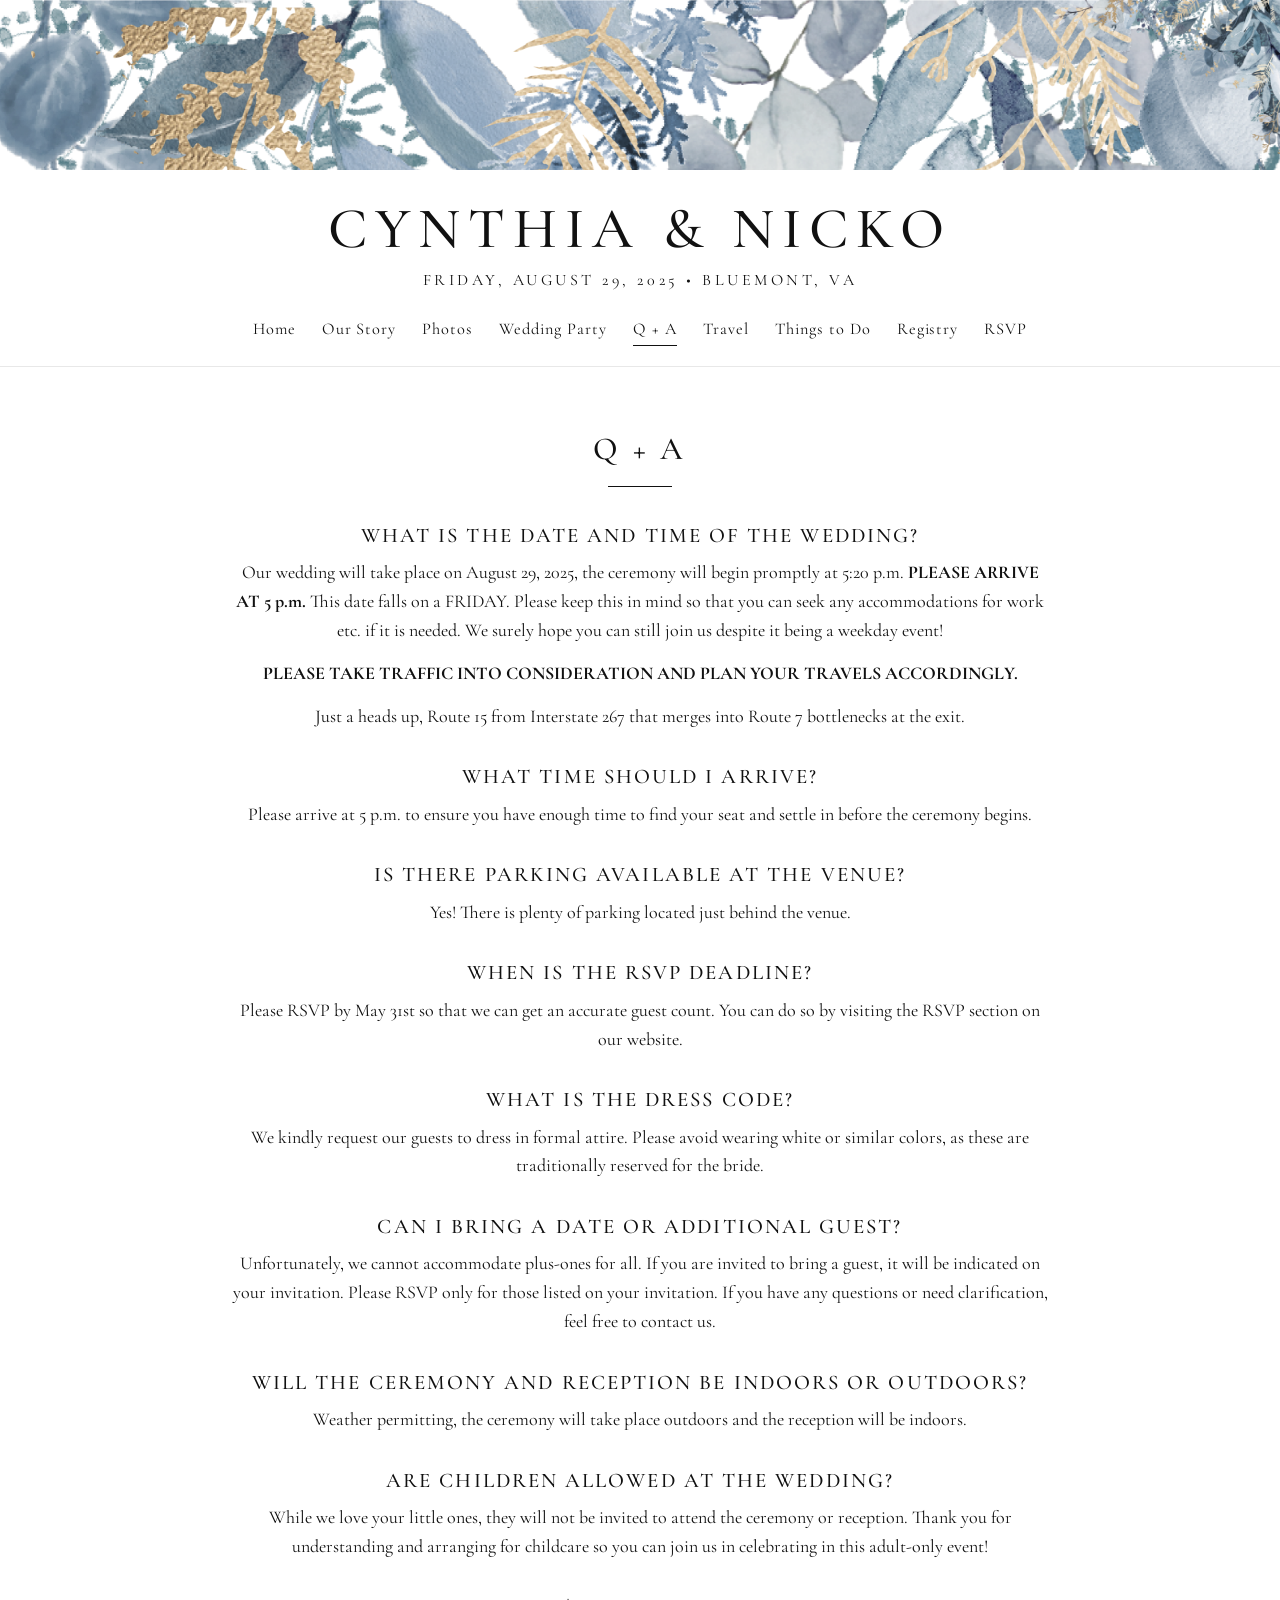
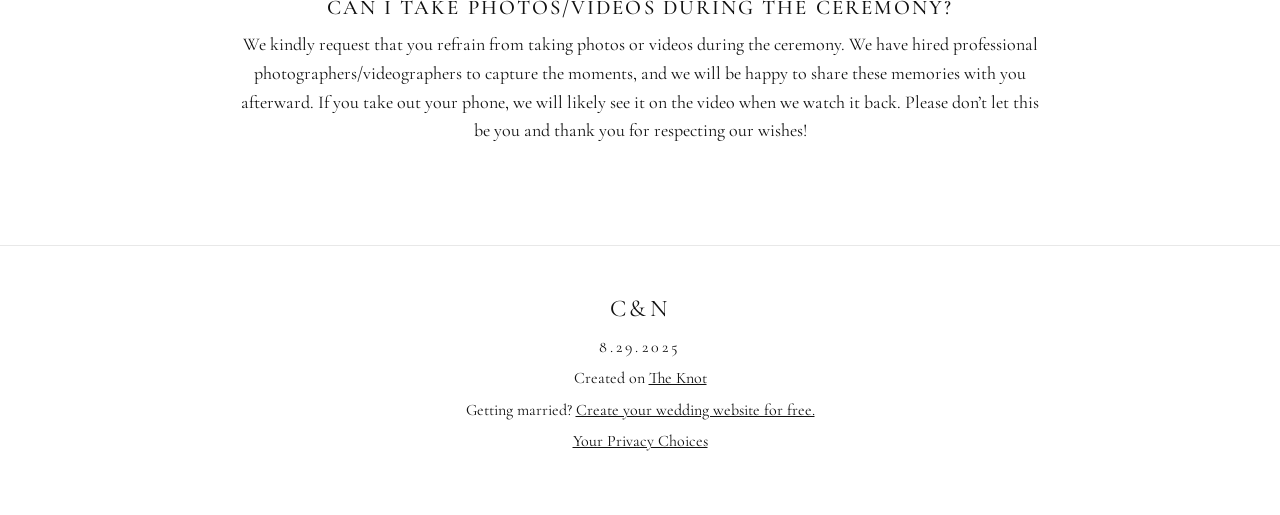
<file: q-a/index.html>
<!doctype html>
<html lang="en">
<head>
<meta charset="utf-8">
<meta name="viewport" content="width=device-width, initial-scale=1">
<title>Cynthia Espinoza and Nicko Patron's Wedding Website - The Knot</title>
<meta name="description" content="Cynthia Espinoza and Nicko Patron's wedding website. Friday, August 29, 2025 at The View at Bluemont, Bluemont, Virginia.">
<link rel="stylesheet" href="../styles.css">
<link rel="preconnect" href="https://fonts.googleapis.com">
<link rel="preconnect" href="https://fonts.gstatic.com" crossorigin>
<link href="https://fonts.googleapis.com/css2?family=Cormorant+Garamond:ital,wght@0,400;0,500;0,600;1,400;1,500&display=swap" rel="stylesheet">
</head>
<body>
<header class="site-header">
  <img class="garland" src="../images/theme-garland.png" alt="">
  <img class="spray" src="../images/theme-top.png" alt="">
  <h1>Cynthia &amp; Nicko</h1>
  <p class="subtitle">Friday, August 29, 2025 &bull; Bluemont, VA</p>
  <nav><a href="../">Home</a><a href="../our-story/">Our Story</a><a href="../photos/">Photos</a><a href="../wedding-party/">Wedding Party</a><a href="../q-a/" class="active">Q + A</a><a href="../travel/">Travel</a><a href="../things-to-do/">Things to Do</a><a href="../registry/">Registry</a><a href="../rsvp/">RSVP</a></nav>
</header>
<main>
<section>
  <h2 class="page-title">Q + A</h2>
  <div class="rule"></div>
<div class="qa">
  <h3>What is the date and time of the wedding?</h3>
  <p>Our wedding will take place on August 29, 2025, the ceremony will begin promptly at 5:20 p.m. <strong>PLEASE ARRIVE AT 5 p.m.</strong> This date falls on a FRIDAY. Please keep this in mind so that you can seek any accommodations for work etc. if it is needed. We surely hope you can still join us despite it being a weekday event!</p><p><strong>PLEASE TAKE TRAFFIC INTO CONSIDERATION AND PLAN YOUR TRAVELS ACCORDINGLY.</strong></p><p>Just a heads up, Route 15 from Interstate 267 that merges into Route 7 bottlenecks at the exit.</p>
</div>
<div class="qa">
  <h3>What time should I arrive?</h3>
  <p>Please arrive at 5 p.m. to ensure you have enough time to find your seat and settle in before the ceremony begins.</p>
</div>
<div class="qa">
  <h3>Is there parking available at the venue?</h3>
  <p>Yes! There is plenty of parking located just behind the venue.</p>
</div>
<div class="qa">
  <h3>When is the RSVP deadline?</h3>
  <p>Please RSVP by May 31st so that we can get an accurate guest count. You can do so by visiting the RSVP section on our website.</p>
</div>
<div class="qa">
  <h3>What is the dress code?</h3>
  <p>We kindly request our guests to dress in formal attire. Please avoid wearing white or similar colors, as these are traditionally reserved for the bride.</p>
</div>
<div class="qa">
  <h3>Can I bring a date or additional guest?</h3>
  <p>Unfortunately, we cannot accommodate plus-ones for all. If you are invited to bring a guest, it will be indicated on your invitation. Please RSVP only for those listed on your invitation. If you have any questions or need clarification, feel free to contact us.</p>
</div>
<div class="qa">
  <h3>Will the ceremony and reception be indoors or outdoors?</h3>
  <p>Weather permitting, the ceremony will take place outdoors and the reception will be indoors.</p>
</div>
<div class="qa">
  <h3>Are children allowed at the wedding?</h3>
  <p>While we love your little ones, they will not be invited to attend the ceremony or reception. Thank you for understanding and arranging for childcare so you can join us in celebrating in this adult-only event!</p>
</div>
<div class="qa">
  <h3>Can I take photos/videos during the ceremony?</h3>
  <p>We kindly request that you refrain from taking photos or videos during the ceremony. We have hired professional photographers/videographers to capture the moments, and we will be happy to share these memories with you afterward. If you take out your phone, we will likely see it on the video when we watch it back. Please don&rsquo;t let this be you and thank you for respecting our wishes!</p>
</div>
</section>
</main>
<footer>
  <p class="foot-mono">C&amp;N</p>
  <p class="foot-date">8.29.2025</p>
  <p>Created on <a href="https://www.theknot.com">The Knot</a></p>
  <p>Getting married? <a href="https://www.theknot.com">Create your wedding website for free.</a></p>
  <p><a href="https://www.theknot.com">Your Privacy Choices</a></p>
</footer>
</body>
</html>
</file>
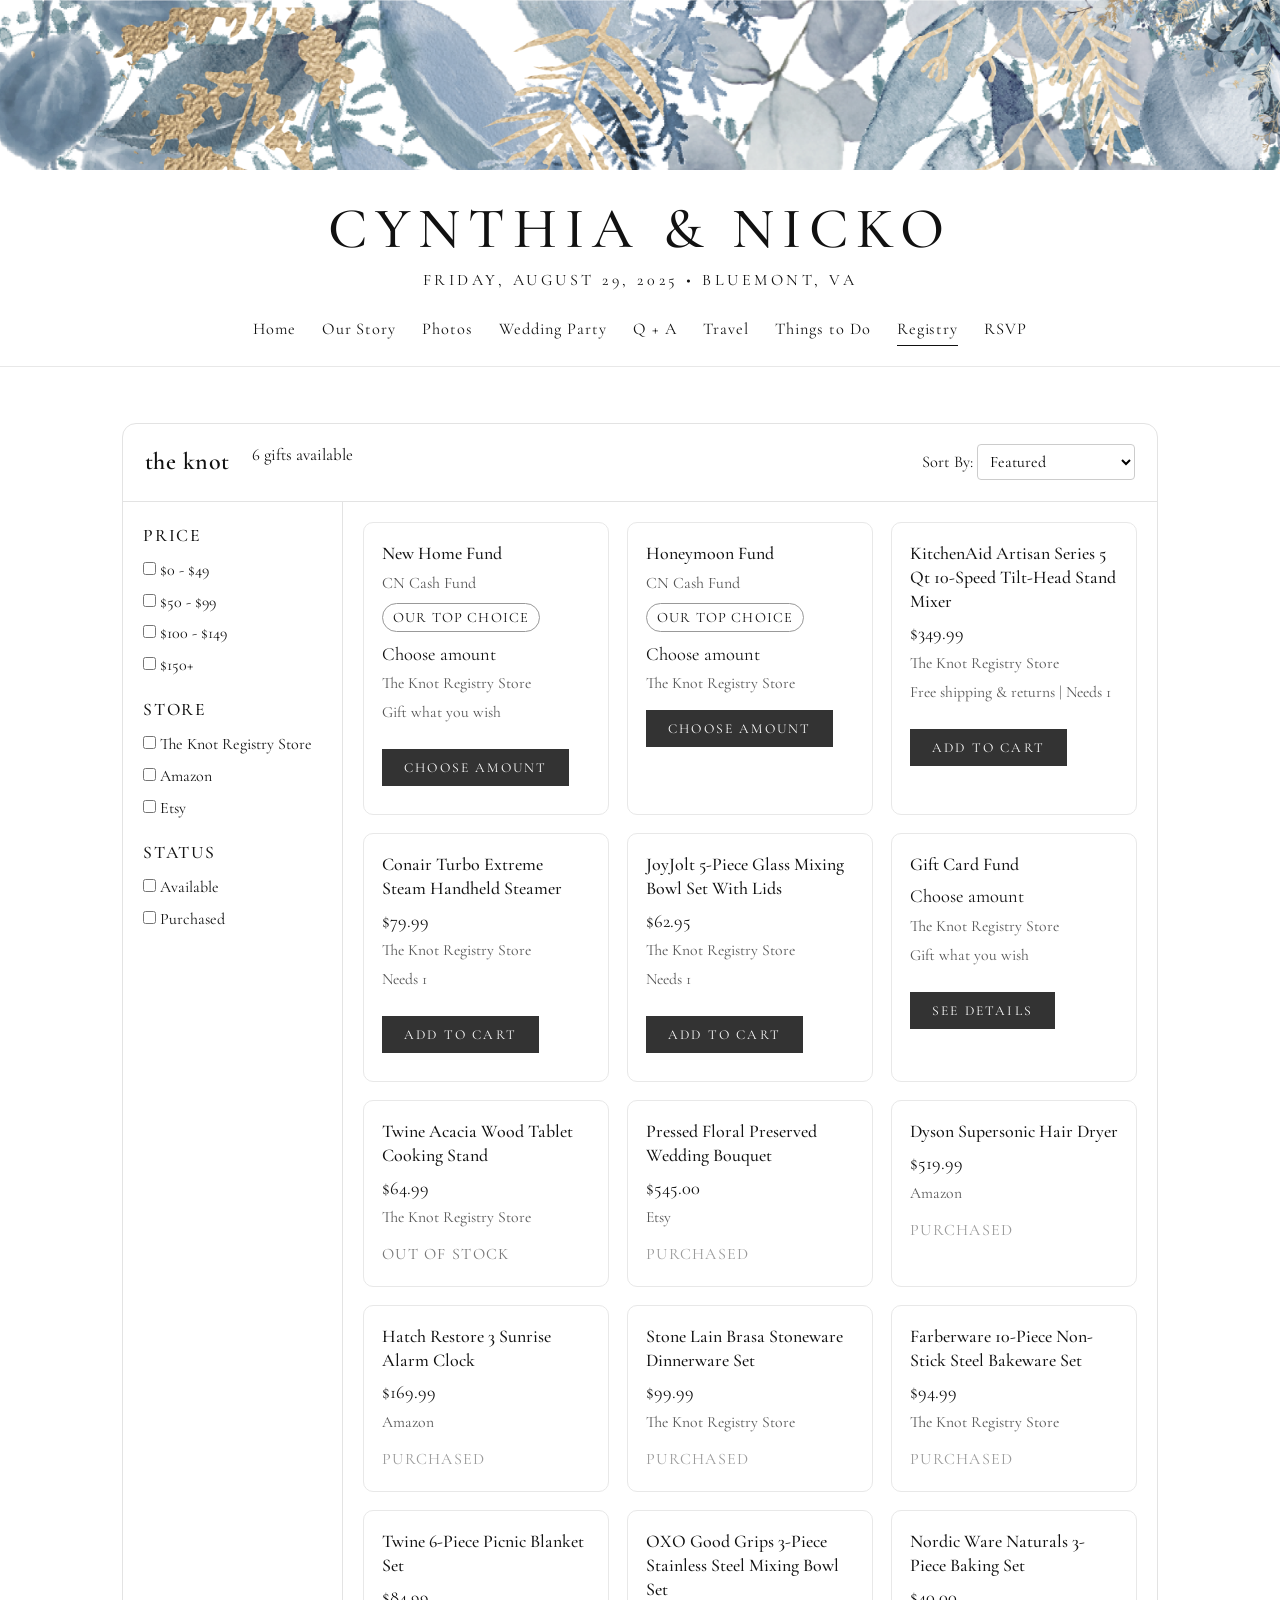
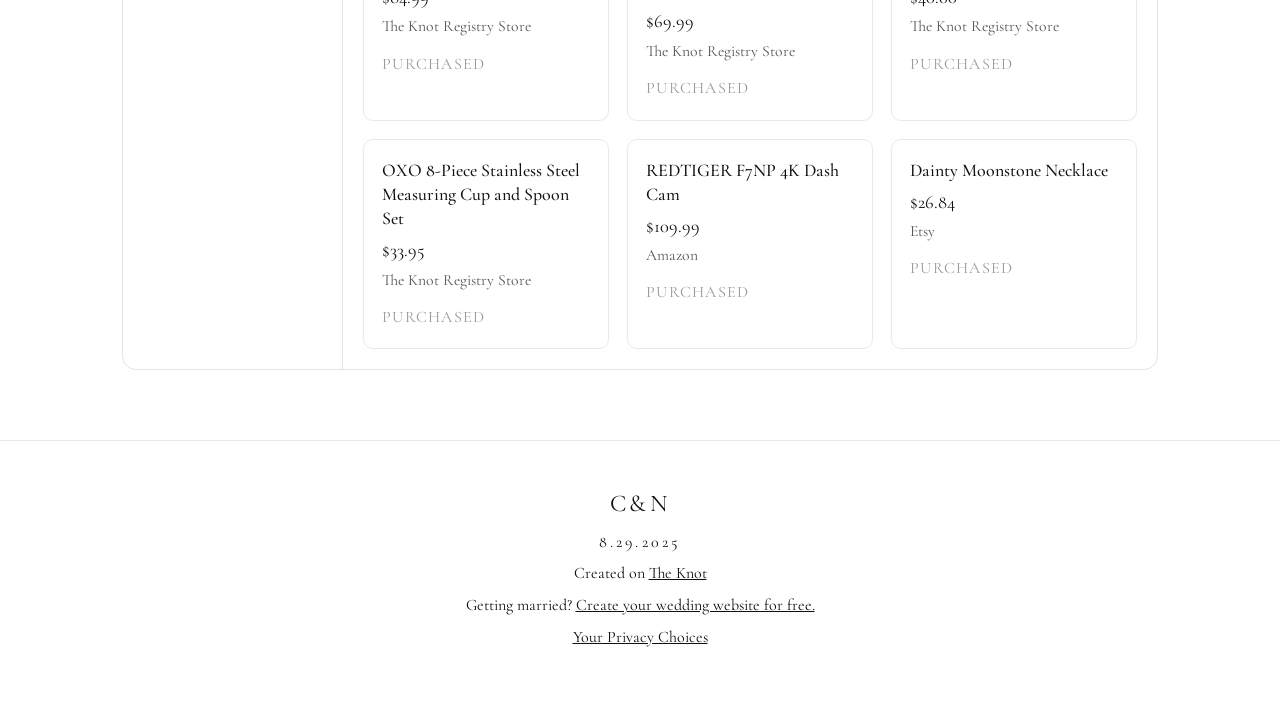
<file: registry/index.html>
<!doctype html>
<html lang="en">
<head>
<meta charset="utf-8">
<meta name="viewport" content="width=device-width, initial-scale=1">
<title>Cynthia Espinoza and Nicko Patron's Wedding Website - The Knot</title>
<meta name="description" content="Cynthia Espinoza and Nicko Patron's wedding website. Friday, August 29, 2025 at The View at Bluemont, Bluemont, Virginia.">
<link rel="stylesheet" href="../styles.css">
<link rel="preconnect" href="https://fonts.googleapis.com">
<link rel="preconnect" href="https://fonts.gstatic.com" crossorigin>
<link href="https://fonts.googleapis.com/css2?family=Cormorant+Garamond:ital,wght@0,400;0,500;0,600;1,400;1,500&display=swap" rel="stylesheet">
</head>
<body>
<header class="site-header">
  <img class="garland" src="../images/theme-garland.png" alt="">
  <img class="spray" src="../images/theme-top.png" alt="">
  <h1>Cynthia &amp; Nicko</h1>
  <p class="subtitle">Friday, August 29, 2025 &bull; Bluemont, VA</p>
  <nav><a href="../">Home</a><a href="../our-story/">Our Story</a><a href="../photos/">Photos</a><a href="../wedding-party/">Wedding Party</a><a href="../q-a/">Q + A</a><a href="../travel/">Travel</a><a href="../things-to-do/">Things to Do</a><a href="../registry/" class="active">Registry</a><a href="../rsvp/">RSVP</a></nav>
</header>
<main>
<section class="wide">
  <div class="registry-widget">
    <div class="registry-head">
      <a class="knot-logo" href="https://www.theknot.com">the knot</a>
      <p class="registry-count">6 gifts available</p>
      <label class="sort-label">Sort By:
        <select id="sort-select">
          <option value="featured">Featured</option>
          <option value="low">Price: Low to High</option>
          <option value="high">Price: High to Low</option>
        </select>
      </label>
    </div>
    <div class="registry-body">
      <aside class="filters">
        <h3>Price</h3>
        <label><input type="checkbox" class="f-price" value="0-49"> $0 - $49</label>
        <label><input type="checkbox" class="f-price" value="50-99"> $50 - $99</label>
        <label><input type="checkbox" class="f-price" value="100-149"> $100 - $149</label>
        <label><input type="checkbox" class="f-price" value="150+"> $150+</label>
        <h3>Store</h3>
        <label><input type="checkbox" class="f-store" value="The Knot Registry Store"> The Knot Registry Store</label>
        <label><input type="checkbox" class="f-store" value="Amazon"> Amazon</label>
        <label><input type="checkbox" class="f-store" value="Etsy"> Etsy</label>
        <h3>Status</h3>
        <label><input type="checkbox" class="f-status" value="Available"> Available</label>
        <label><input type="checkbox" class="f-status" value="Purchased"> Purchased</label>
      </aside>
      <div class="gift-grid" id="gift-grid">
<article class="gift" data-price="" data-store="The Knot Registry Store" data-status="Available">
  <h3>New Home Fund</h3>
  <p class="gift-sub">CN Cash Fund</p><span class="badge">Our top choice</span>
  <p class="gift-price">Choose amount</p>
  <p class="gift-store">The Knot Registry Store</p>
  <p class="gift-note">Gift what you wish</p>
  <button type="button" class="btn small">Choose amount</button>
</article>
<article class="gift" data-price="" data-store="The Knot Registry Store" data-status="Available">
  <h3>Honeymoon Fund</h3>
  <p class="gift-sub">CN Cash Fund</p><span class="badge">Our top choice</span>
  <p class="gift-price">Choose amount</p>
  <p class="gift-store">The Knot Registry Store</p>
  
  <button type="button" class="btn small">Choose amount</button>
</article>
<article class="gift" data-price="349.99" data-store="The Knot Registry Store" data-status="Available">
  <h3>KitchenAid Artisan Series 5 Qt 10-Speed Tilt-Head Stand Mixer</h3>
  
  <p class="gift-price">$349.99</p>
  <p class="gift-store">The Knot Registry Store</p>
  <p class="gift-note">Free shipping & returns | Needs 1</p>
  <button type="button" class="btn small">Add to cart</button>
</article>
<article class="gift" data-price="79.99" data-store="The Knot Registry Store" data-status="Available">
  <h3>Conair Turbo Extreme Steam Handheld Steamer</h3>
  
  <p class="gift-price">$79.99</p>
  <p class="gift-store">The Knot Registry Store</p>
  <p class="gift-note">Needs 1</p>
  <button type="button" class="btn small">Add to cart</button>
</article>
<article class="gift" data-price="62.95" data-store="The Knot Registry Store" data-status="Available">
  <h3>JoyJolt 5-Piece Glass Mixing Bowl Set With Lids</h3>
  
  <p class="gift-price">$62.95</p>
  <p class="gift-store">The Knot Registry Store</p>
  <p class="gift-note">Needs 1</p>
  <button type="button" class="btn small">Add to cart</button>
</article>
<article class="gift" data-price="" data-store="The Knot Registry Store" data-status="Available">
  <h3>Gift Card Fund</h3>
  
  <p class="gift-price">Choose amount</p>
  <p class="gift-store">The Knot Registry Store</p>
  <p class="gift-note">Gift what you wish</p>
  <button type="button" class="btn small">See details</button>
</article>
<article class="gift" data-price="64.99" data-store="The Knot Registry Store" data-status="Out of stock">
  <h3>Twine Acacia Wood Tablet Cooking Stand</h3>
  
  <p class="gift-price">$64.99</p>
  <p class="gift-store">The Knot Registry Store</p>
  
  <span class="gift-status oos">Out of stock</span>
</article>
<article class="gift" data-price="545.00" data-store="Etsy" data-status="Purchased">
  <h3>Pressed Floral Preserved Wedding Bouquet</h3>
  
  <p class="gift-price">$545.00</p>
  <p class="gift-store">Etsy</p>
  
  <span class="gift-status purchased">Purchased</span>
</article>
<article class="gift" data-price="519.99" data-store="Amazon" data-status="Purchased">
  <h3>Dyson Supersonic Hair Dryer</h3>
  
  <p class="gift-price">$519.99</p>
  <p class="gift-store">Amazon</p>
  
  <span class="gift-status purchased">Purchased</span>
</article>
<article class="gift" data-price="169.99" data-store="Amazon" data-status="Purchased">
  <h3>Hatch Restore 3 Sunrise Alarm Clock</h3>
  
  <p class="gift-price">$169.99</p>
  <p class="gift-store">Amazon</p>
  
  <span class="gift-status purchased">Purchased</span>
</article>
<article class="gift" data-price="99.99" data-store="The Knot Registry Store" data-status="Purchased">
  <h3>Stone Lain Brasa Stoneware Dinnerware Set</h3>
  
  <p class="gift-price">$99.99</p>
  <p class="gift-store">The Knot Registry Store</p>
  
  <span class="gift-status purchased">Purchased</span>
</article>
<article class="gift" data-price="94.99" data-store="The Knot Registry Store" data-status="Purchased">
  <h3>Farberware 10-Piece Non-Stick Steel Bakeware Set</h3>
  
  <p class="gift-price">$94.99</p>
  <p class="gift-store">The Knot Registry Store</p>
  
  <span class="gift-status purchased">Purchased</span>
</article>
<article class="gift" data-price="84.99" data-store="The Knot Registry Store" data-status="Purchased">
  <h3>Twine 6-Piece Picnic Blanket Set</h3>
  
  <p class="gift-price">$84.99</p>
  <p class="gift-store">The Knot Registry Store</p>
  
  <span class="gift-status purchased">Purchased</span>
</article>
<article class="gift" data-price="69.99" data-store="The Knot Registry Store" data-status="Purchased">
  <h3>OXO Good Grips 3-Piece Stainless Steel Mixing Bowl Set</h3>
  
  <p class="gift-price">$69.99</p>
  <p class="gift-store">The Knot Registry Store</p>
  
  <span class="gift-status purchased">Purchased</span>
</article>
<article class="gift" data-price="40.00" data-store="The Knot Registry Store" data-status="Purchased">
  <h3>Nordic Ware Naturals 3-Piece Baking Set</h3>
  
  <p class="gift-price">$40.00</p>
  <p class="gift-store">The Knot Registry Store</p>
  
  <span class="gift-status purchased">Purchased</span>
</article>
<article class="gift" data-price="33.95" data-store="The Knot Registry Store" data-status="Purchased">
  <h3>OXO 8-Piece Stainless Steel Measuring Cup and Spoon Set</h3>
  
  <p class="gift-price">$33.95</p>
  <p class="gift-store">The Knot Registry Store</p>
  
  <span class="gift-status purchased">Purchased</span>
</article>
<article class="gift" data-price="109.99" data-store="Amazon" data-status="Purchased">
  <h3>REDTIGER F7NP 4K Dash Cam</h3>
  
  <p class="gift-price">$109.99</p>
  <p class="gift-store">Amazon</p>
  
  <span class="gift-status purchased">Purchased</span>
</article>
<article class="gift" data-price="26.84" data-store="Etsy" data-status="Purchased">
  <h3>Dainty Moonstone Necklace</h3>
  
  <p class="gift-price">$26.84</p>
  <p class="gift-store">Etsy</p>
  
  <span class="gift-status purchased">Purchased</span>
</article>
      </div>
    </div>
  </div>
</section>
<script>
(function(){
  var grid=document.getElementById('gift-grid');
  var items=[].slice.call(grid.querySelectorAll('.gift'));
  function checked(cls){ return [].slice.call(document.querySelectorAll(cls+':checked')).map(function(c){return c.value;}); }
  function apply(){
    var prices=checked('.f-price'), stores=checked('.f-store'), statuses=checked('.f-status');
    items.forEach(function(it){
      var p=it.getAttribute('data-price'), ok=true;
      if(prices.length){
        if(p===''){ ok=true; }
        else{
          var v=parseFloat(p); ok=false;
          prices.forEach(function(r){
            if(r==='0-49'&&v<50) ok=true;
            if(r==='50-99'&&v>=50&&v<100) ok=true;
            if(r==='100-149'&&v>=100&&v<150) ok=true;
            if(r==='150+'&&v>=150) ok=true;
          });
        }
      }
      if(ok&&stores.length) ok=stores.indexOf(it.getAttribute('data-store'))>-1;
      if(ok&&statuses.length) ok=statuses.indexOf(it.getAttribute('data-status'))>-1;
      it.style.display=ok?'':'none';
    });
  }
  document.querySelectorAll('.filters input').forEach(function(c){ c.addEventListener('change',apply); });
  document.getElementById('sort-select').addEventListener('change',function(e){
    var mode=e.target.value;
    var sorted=items.slice().sort(function(a,b){
      var pa=parseFloat(a.getAttribute('data-price')), pb=parseFloat(b.getAttribute('data-price'));
      if(isNaN(pa)) pa=Infinity; if(isNaN(pb)) pb=Infinity;
      if(mode==='low') return pa-pb;
      if(mode==='high') return pb-pa;
      return items.indexOf(a)-items.indexOf(b);
    });
    sorted.forEach(function(it){ grid.appendChild(it); });
  });
})();
</script>
</main>
<footer>
  <p class="foot-mono">C&amp;N</p>
  <p class="foot-date">8.29.2025</p>
  <p>Created on <a href="https://www.theknot.com">The Knot</a></p>
  <p>Getting married? <a href="https://www.theknot.com">Create your wedding website for free.</a></p>
  <p><a href="https://www.theknot.com">Your Privacy Choices</a></p>
</footer>
</body>
</html>
</file>
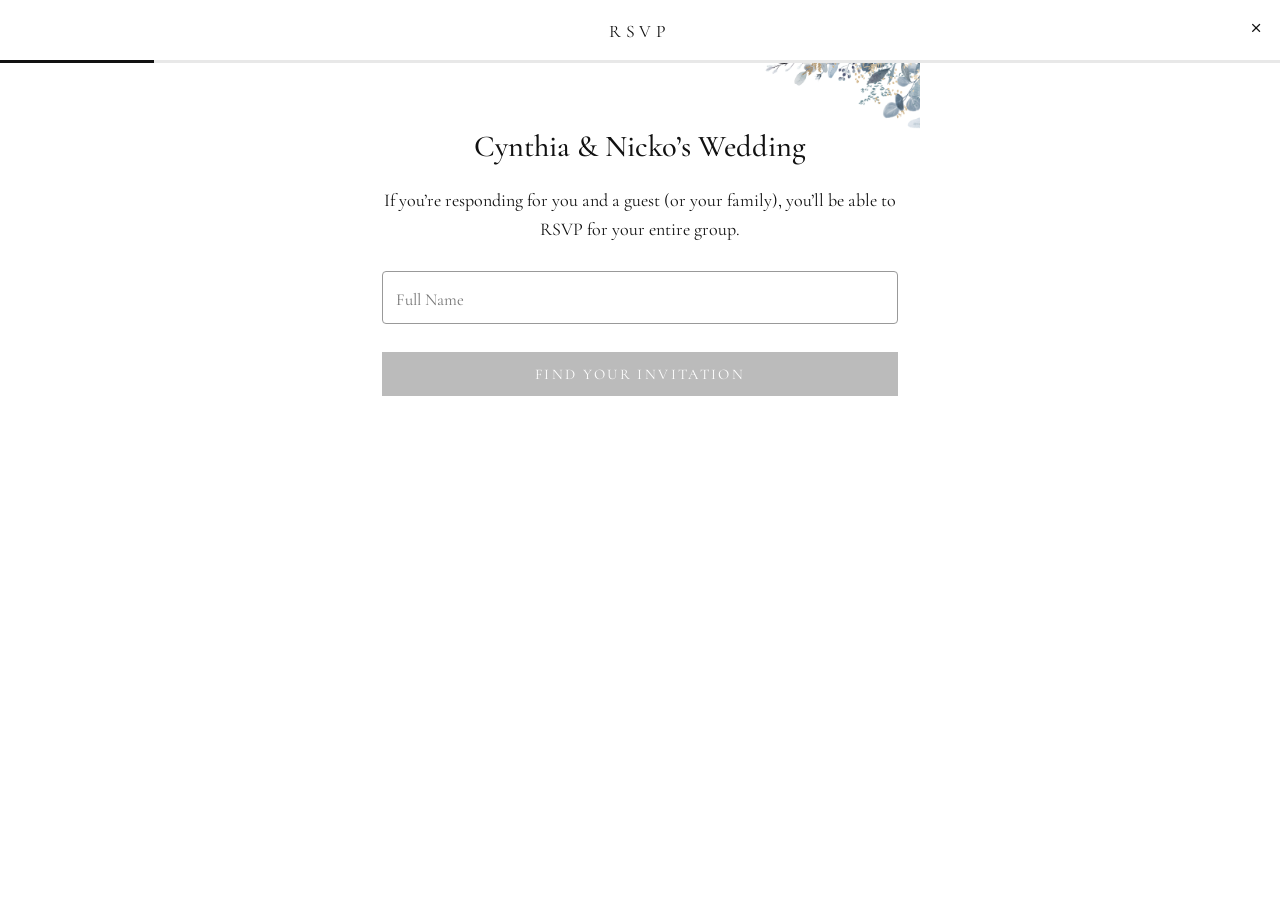
<file: rsvp/index.html>
<!doctype html>
<html lang="en">
<head>
<meta charset="utf-8">
<meta name="viewport" content="width=device-width, initial-scale=1">
<title>Cynthia Espinoza and Nicko Patron's Wedding Website - The Knot</title>
<link rel="stylesheet" href="../styles.css">
<link rel="preconnect" href="https://fonts.googleapis.com">
<link rel="preconnect" href="https://fonts.gstatic.com" crossorigin>
<link href="https://fonts.googleapis.com/css2?family=Cormorant+Garamond:ital,wght@0,400;0,500;0,600;1,400;1,500&display=swap" rel="stylesheet">
</head>
<body class="rsvp-body">
<div class="rsvp-overlay">
  <div class="rsvp-topbar">
    <span class="rsvp-title">RSVP</span>
    <a class="rsvp-close" href="../" aria-label="Close">&times;</a>
  </div>
  <div class="rsvp-progress"><span></span></div>
  <div class="rsvp-content">
    <img class="spray rsvp-spray" src="../images/theme-top.png" alt="">
    <h1 class="rsvp-heading">Cynthia &amp; Nicko&rsquo;s Wedding</h1>
    <p>If you&rsquo;re responding for you and a guest (or your family), you&rsquo;ll be able to RSVP for your entire group.</p>
    <form id="rsvp-form">
      <div class="field">
        <input type="text" id="fullname" name="fullname" required autocomplete="name" placeholder=" ">
        <label for="fullname">Full Name</label>
      </div>
      <button type="submit" class="btn rsvp-btn" id="rsvp-submit" disabled>Find Your Invitation</button>
    </form>
    <p class="rsvp-note" id="rsvp-note" hidden><strong>Our wedding has already taken place, Friday, August 29, 2025.</strong><br>RSVPs closed May 31, 2025. Thank you to everyone who celebrated with us.</p>
  </div>
</div>
<script>
(function(){
  var input=document.getElementById('fullname'), btn=document.getElementById('rsvp-submit'),
      note=document.getElementById('rsvp-note');
  input.addEventListener('input',function(){ btn.disabled=!input.value.trim(); });
  document.getElementById('rsvp-form').addEventListener('submit',function(e){
    e.preventDefault();
    note.hidden=false;
    btn.disabled=true;
  });
})();
</script>
</body>
</html>
</file>
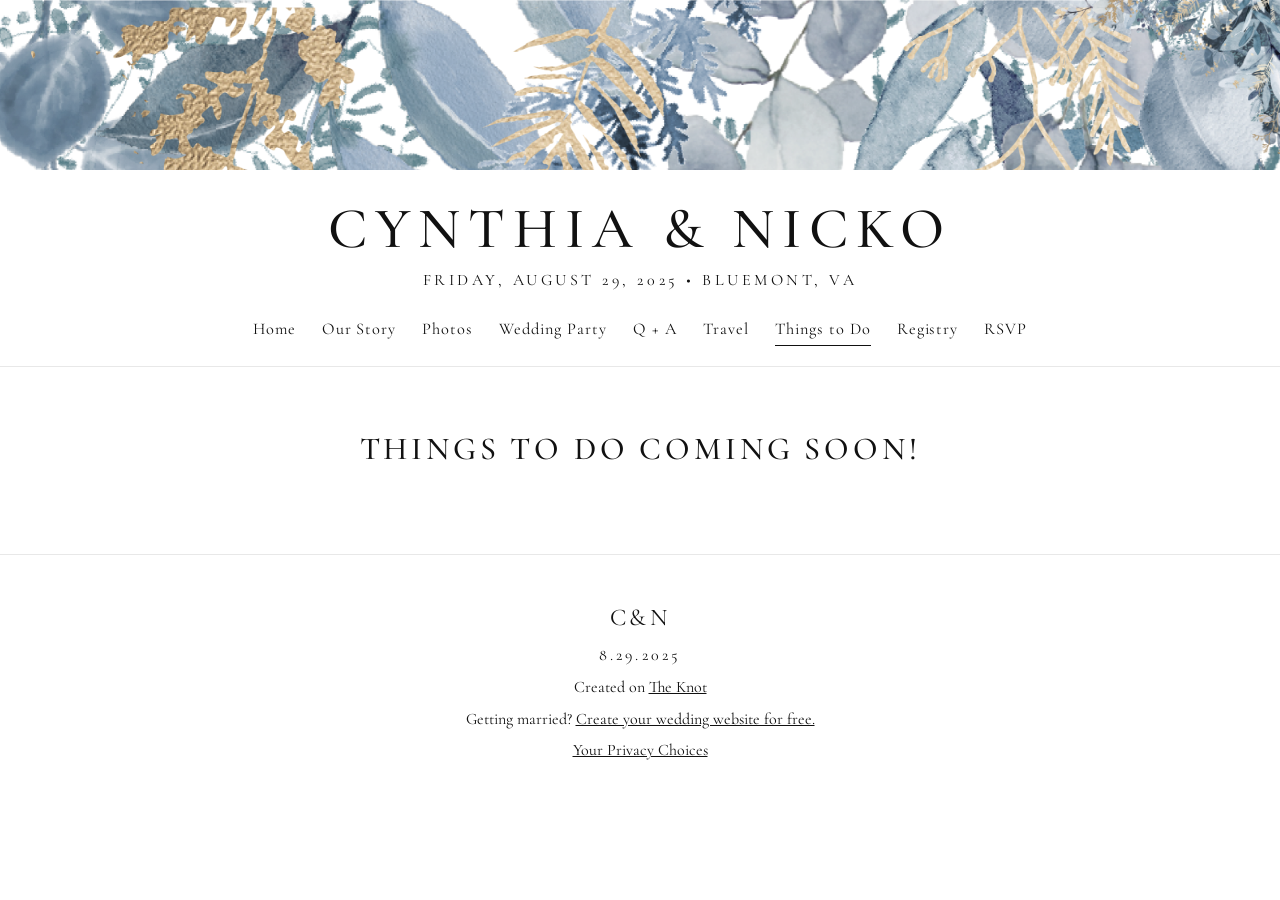
<file: things-to-do/index.html>
<!doctype html>
<html lang="en">
<head>
<meta charset="utf-8">
<meta name="viewport" content="width=device-width, initial-scale=1">
<title>Cynthia Espinoza and Nicko Patron's Wedding Website - The Knot</title>
<meta name="description" content="Cynthia Espinoza and Nicko Patron's wedding website. Friday, August 29, 2025 at The View at Bluemont, Bluemont, Virginia.">
<link rel="stylesheet" href="../styles.css">
<link rel="preconnect" href="https://fonts.googleapis.com">
<link rel="preconnect" href="https://fonts.gstatic.com" crossorigin>
<link href="https://fonts.googleapis.com/css2?family=Cormorant+Garamond:ital,wght@0,400;0,500;0,600;1,400;1,500&display=swap" rel="stylesheet">
</head>
<body>
<header class="site-header">
  <img class="garland" src="../images/theme-garland.png" alt="">
  <img class="spray" src="../images/theme-top.png" alt="">
  <h1>Cynthia &amp; Nicko</h1>
  <p class="subtitle">Friday, August 29, 2025 &bull; Bluemont, VA</p>
  <nav><a href="../">Home</a><a href="../our-story/">Our Story</a><a href="../photos/">Photos</a><a href="../wedding-party/">Wedding Party</a><a href="../q-a/">Q + A</a><a href="../travel/">Travel</a><a href="../things-to-do/" class="active">Things to Do</a><a href="../registry/">Registry</a><a href="../rsvp/">RSVP</a></nav>
</header>
<main>
<section>
  <h2 class="page-title">Things to Do Coming Soon!</h2>
</section>
</main>
<footer>
  <p class="foot-mono">C&amp;N</p>
  <p class="foot-date">8.29.2025</p>
  <p>Created on <a href="https://www.theknot.com">The Knot</a></p>
  <p>Getting married? <a href="https://www.theknot.com">Create your wedding website for free.</a></p>
  <p><a href="https://www.theknot.com">Your Privacy Choices</a></p>
</footer>
</body>
</html>
</file>
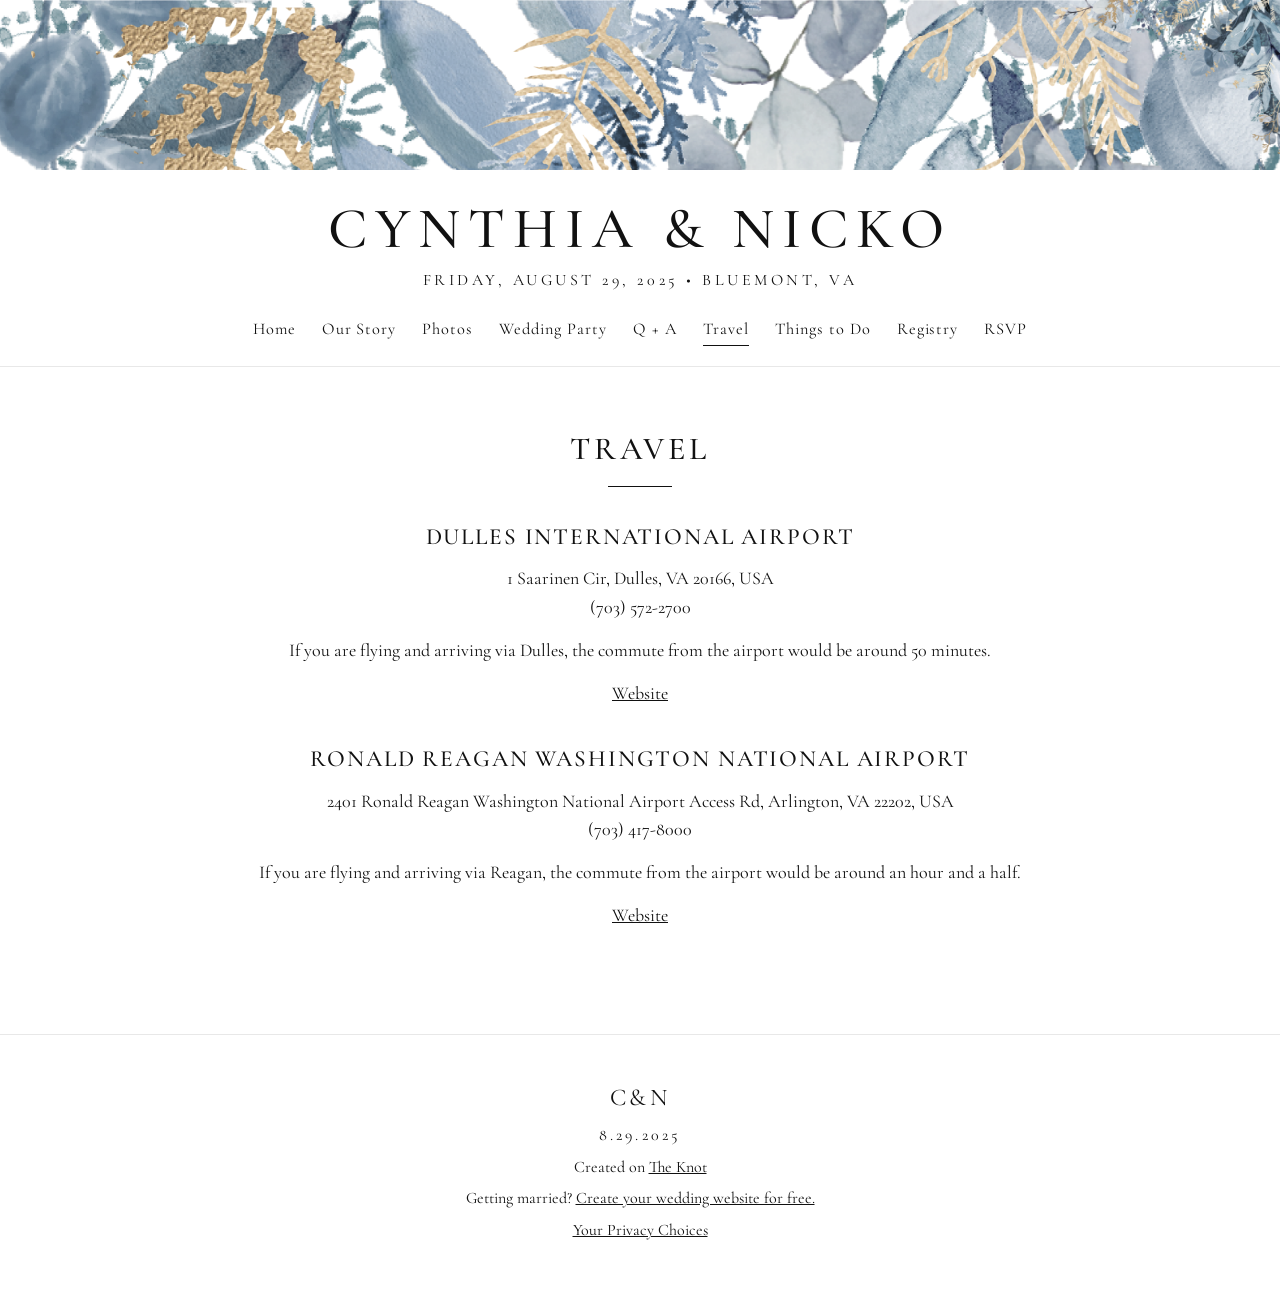
<file: travel/index.html>
<!doctype html>
<html lang="en">
<head>
<meta charset="utf-8">
<meta name="viewport" content="width=device-width, initial-scale=1">
<title>Cynthia Espinoza and Nicko Patron's Wedding Website - The Knot</title>
<meta name="description" content="Cynthia Espinoza and Nicko Patron's wedding website. Friday, August 29, 2025 at The View at Bluemont, Bluemont, Virginia.">
<link rel="stylesheet" href="../styles.css">
<link rel="preconnect" href="https://fonts.googleapis.com">
<link rel="preconnect" href="https://fonts.gstatic.com" crossorigin>
<link href="https://fonts.googleapis.com/css2?family=Cormorant+Garamond:ital,wght@0,400;0,500;0,600;1,400;1,500&display=swap" rel="stylesheet">
</head>
<body>
<header class="site-header">
  <img class="garland" src="../images/theme-garland.png" alt="">
  <img class="spray" src="../images/theme-top.png" alt="">
  <h1>Cynthia &amp; Nicko</h1>
  <p class="subtitle">Friday, August 29, 2025 &bull; Bluemont, VA</p>
  <nav><a href="../">Home</a><a href="../our-story/">Our Story</a><a href="../photos/">Photos</a><a href="../wedding-party/">Wedding Party</a><a href="../q-a/">Q + A</a><a href="../travel/" class="active">Travel</a><a href="../things-to-do/">Things to Do</a><a href="../registry/">Registry</a><a href="../rsvp/">RSVP</a></nav>
</header>
<main>
<section>
  <h2 class="page-title">Travel</h2>
  <div class="rule"></div>
<div class="travel-card">
  <h3>Dulles International Airport</h3>
  <p>1 Saarinen Cir, Dulles, VA 20166, USA<br>(703) 572-2700</p><p>If you are flying and arriving via Dulles, the commute from the airport would be around 50 minutes.</p>
  <p><a href="https://flydulles.com/iad/dulles-international-airport">Website</a></p>
</div>
<div class="travel-card">
  <h3>Ronald Reagan Washington National Airport</h3>
  <p>2401 Ronald Reagan Washington National Airport Access Rd, Arlington, VA 22202, USA<br>(703) 417-8000</p><p>If you are flying and arriving via Reagan, the commute from the airport would be around an hour and a half.</p>
  <p><a href="https://www.flyreagan.com/">Website</a></p>
</div>
</section>
</main>
<footer>
  <p class="foot-mono">C&amp;N</p>
  <p class="foot-date">8.29.2025</p>
  <p>Created on <a href="https://www.theknot.com">The Knot</a></p>
  <p>Getting married? <a href="https://www.theknot.com">Create your wedding website for free.</a></p>
  <p><a href="https://www.theknot.com">Your Privacy Choices</a></p>
</footer>
</body>
</html>
</file>
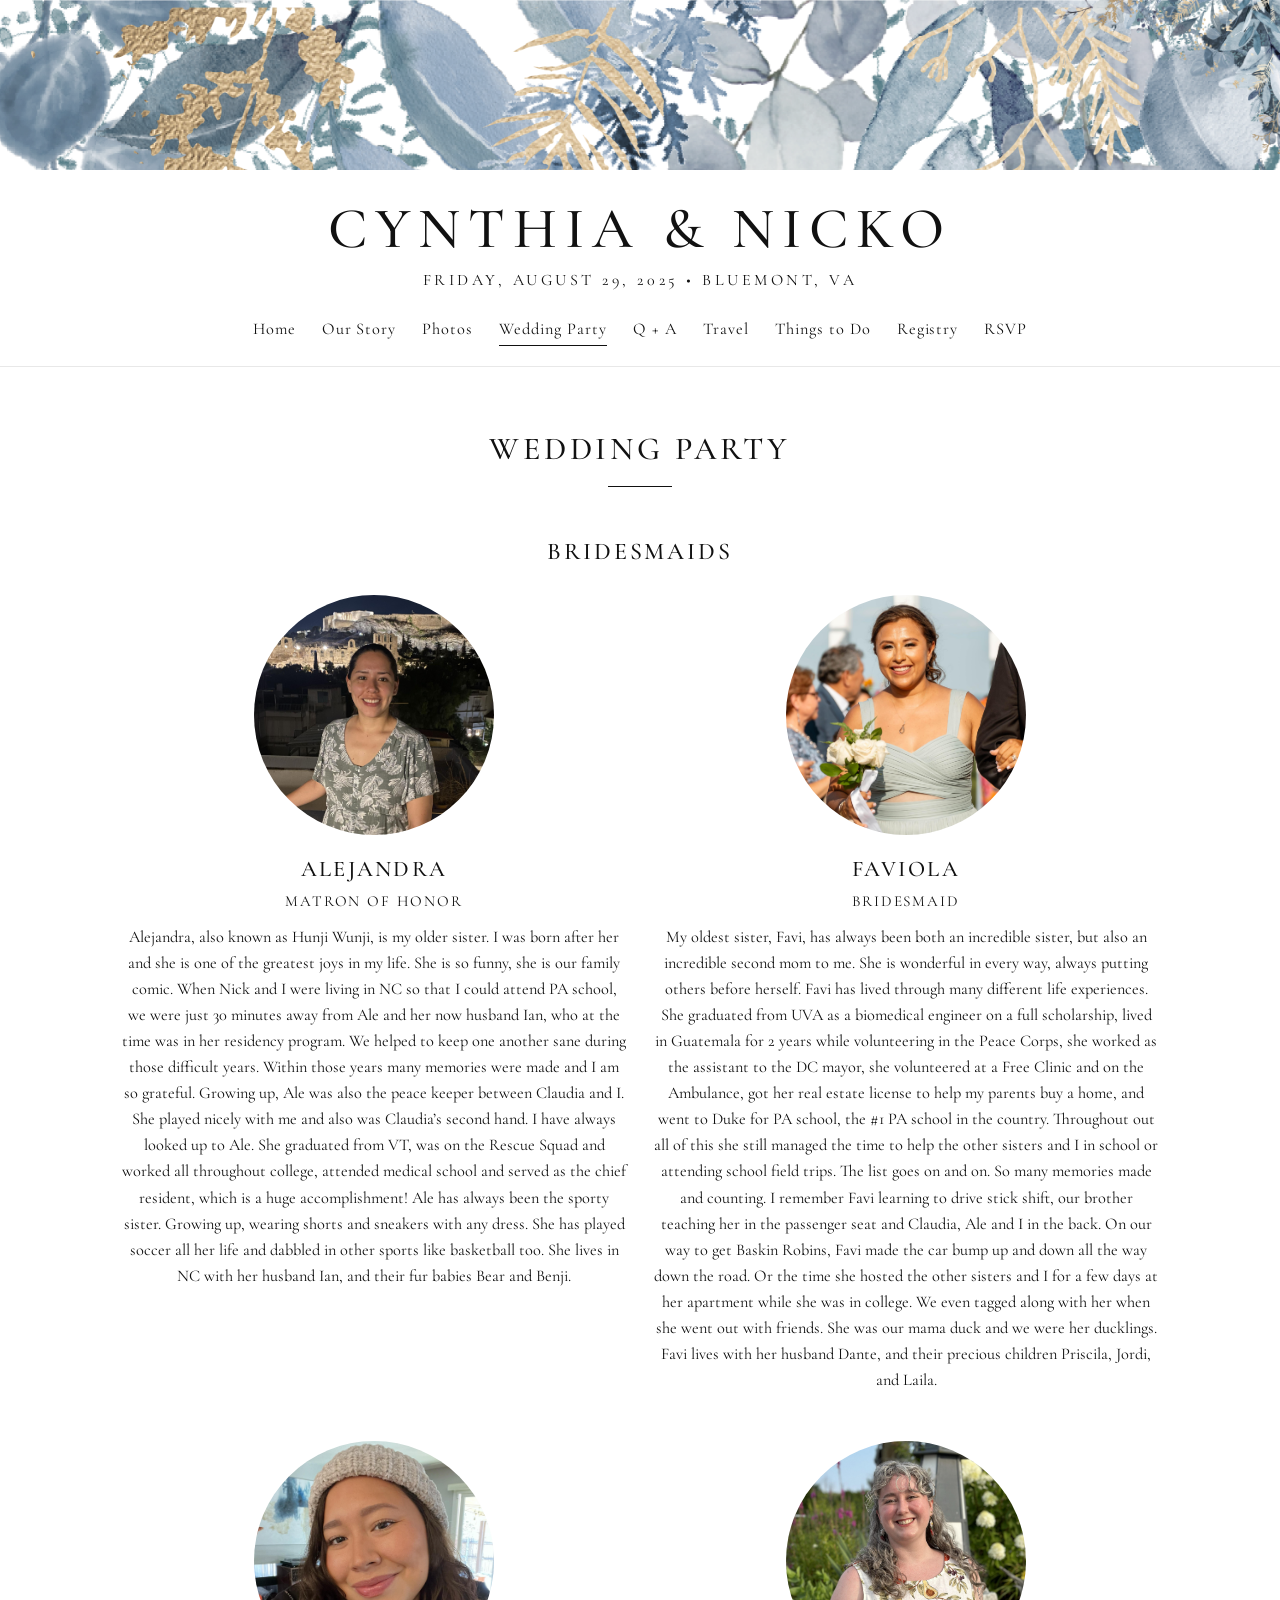
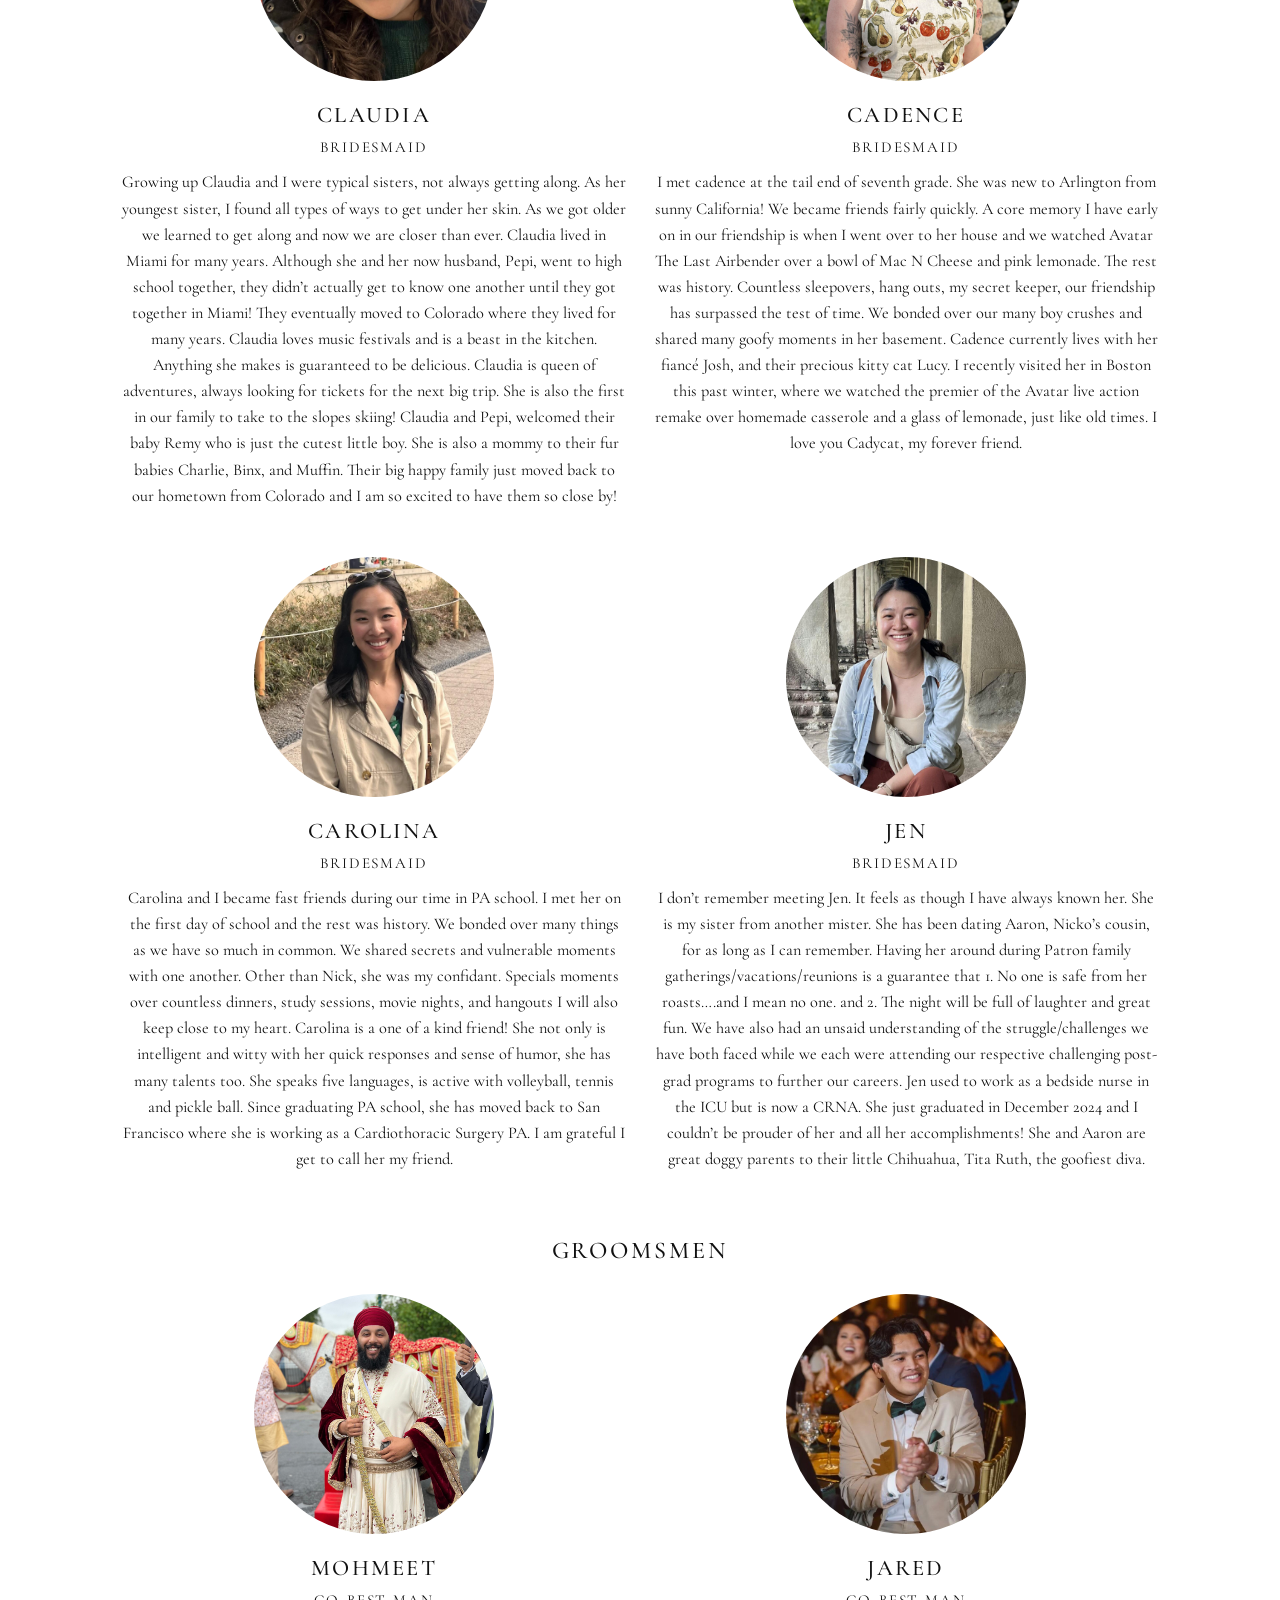
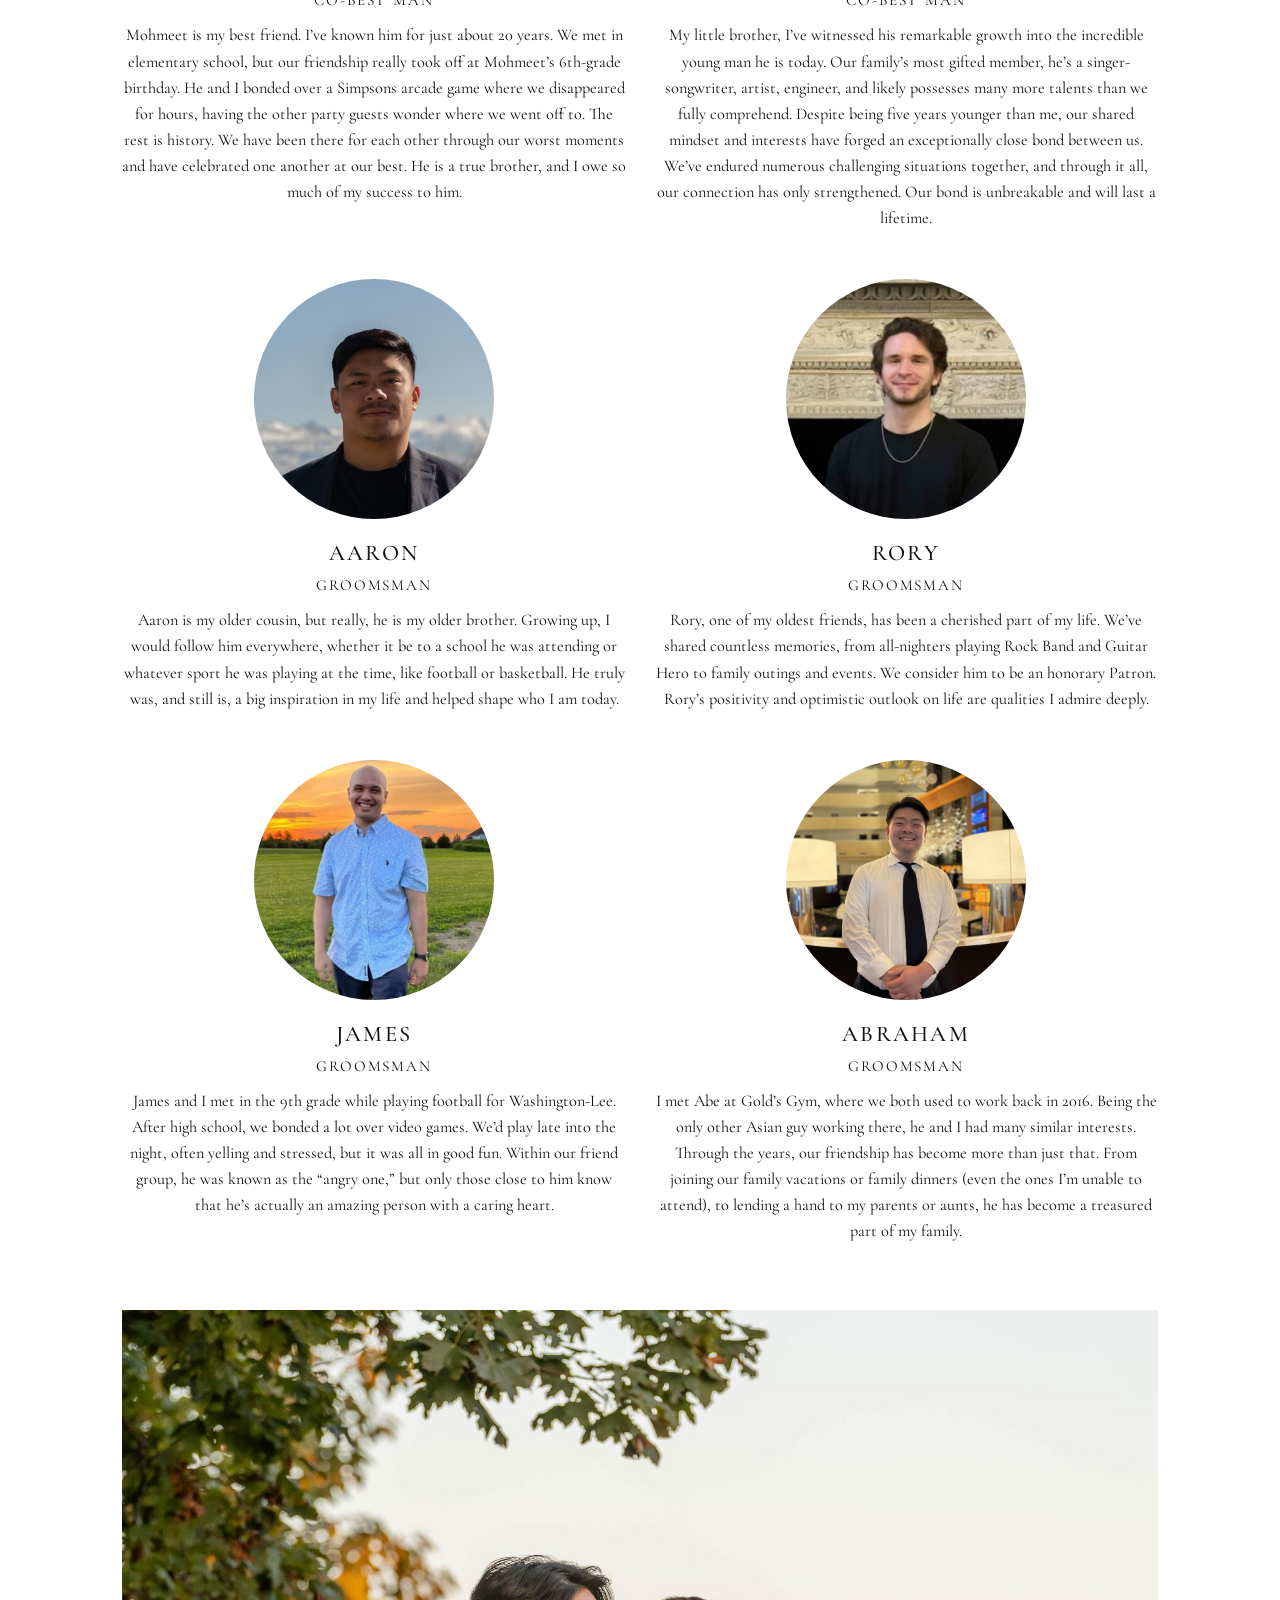
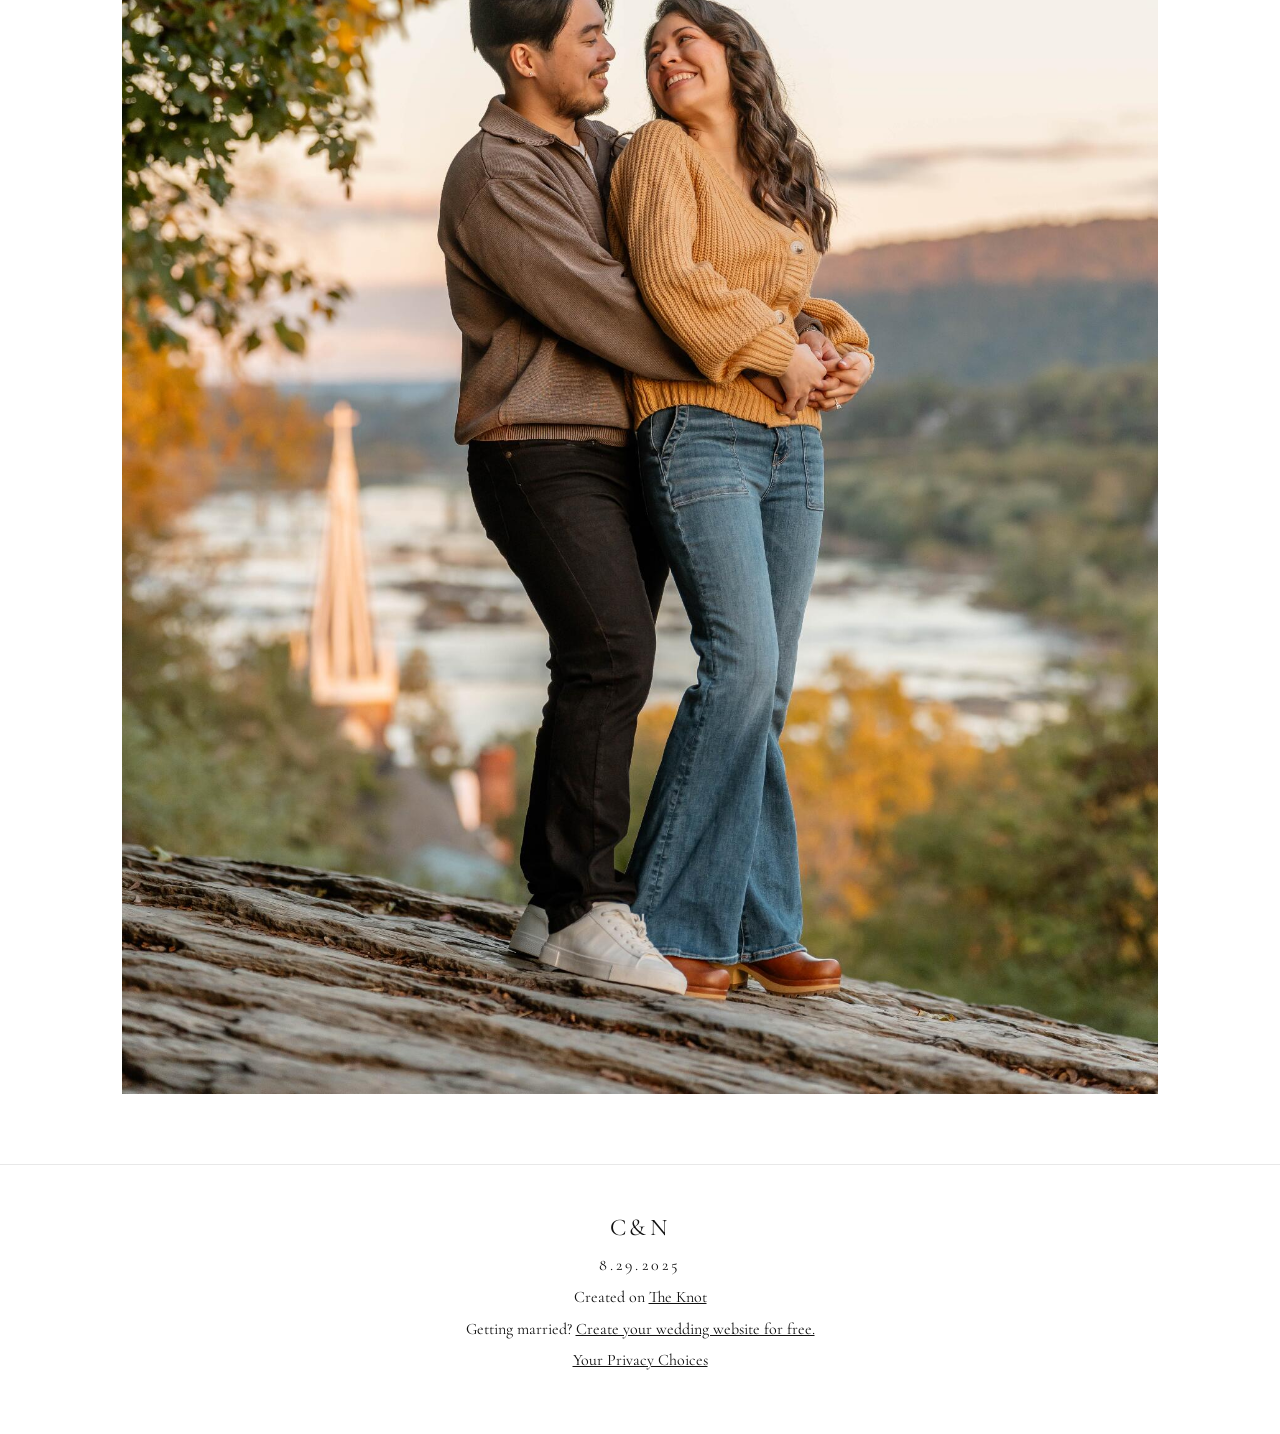
<file: wedding-party/index.html>
<!doctype html>
<html lang="en">
<head>
<meta charset="utf-8">
<meta name="viewport" content="width=device-width, initial-scale=1">
<title>Cynthia Espinoza and Nicko Patron's Wedding Website - The Knot</title>
<meta name="description" content="Cynthia Espinoza and Nicko Patron's wedding website. Friday, August 29, 2025 at The View at Bluemont, Bluemont, Virginia.">
<link rel="stylesheet" href="../styles.css">
<link rel="preconnect" href="https://fonts.googleapis.com">
<link rel="preconnect" href="https://fonts.gstatic.com" crossorigin>
<link href="https://fonts.googleapis.com/css2?family=Cormorant+Garamond:ital,wght@0,400;0,500;0,600;1,400;1,500&display=swap" rel="stylesheet">
</head>
<body>
<header class="site-header">
  <img class="garland" src="../images/theme-garland.png" alt="">
  <img class="spray" src="../images/theme-top.png" alt="">
  <h1>Cynthia &amp; Nicko</h1>
  <p class="subtitle">Friday, August 29, 2025 &bull; Bluemont, VA</p>
  <nav><a href="../">Home</a><a href="../our-story/">Our Story</a><a href="../photos/">Photos</a><a href="../wedding-party/" class="active">Wedding Party</a><a href="../q-a/">Q + A</a><a href="../travel/">Travel</a><a href="../things-to-do/">Things to Do</a><a href="../registry/">Registry</a><a href="../rsvp/">RSVP</a></nav>
</header>
<main>
<section class="wide">
  <h2 class="page-title">Wedding Party</h2>
  <div class="rule"></div>
  <h3 class="subhead">Bridesmaids</h3>
  <div class="party-group">
<div class="person">
  <img src="../images/party-alejandra.jpg" alt="Alejandra">
  <h3>Alejandra</h3>
  <p class="role">Matron of Honor</p>
  <p>Alejandra, also known as Hunji Wunji, is my older sister. I was born after her and she is one of the greatest joys in my life. She is so funny, she is our family comic. When Nick and I were living in NC so that I could attend PA school, we were just 30 minutes away from Ale and her now husband Ian, who at the time was in her residency program. We helped to keep one another sane during those difficult years. Within those years many memories were made and I am so grateful. Growing up, Ale was also the peace keeper between Claudia and I. She played nicely with me and also was Claudia&rsquo;s second hand. I have always looked up to Ale. She graduated from VT, was on the Rescue Squad and worked all throughout college, attended medical school and served as the chief resident, which is a huge accomplishment! Ale has always been the sporty sister. Growing up, wearing shorts and sneakers with any dress. She has played soccer all her life and dabbled in other sports like basketball too. She lives in NC with her husband Ian, and their fur babies Bear and Benji.</p>
</div>
<div class="person">
  <img src="../images/party-faviola.jpg" alt="Faviola">
  <h3>Faviola</h3>
  <p class="role">Bridesmaid</p>
  <p>My oldest sister, Favi, has always been both an incredible sister, but also an incredible second mom to me. She is wonderful in every way, always putting others before herself. Favi has lived through many different life experiences. She graduated from UVA as a biomedical engineer on a full scholarship, lived in Guatemala for 2 years while volunteering in the Peace Corps, she worked as the assistant to the DC mayor, she volunteered at a Free Clinic and on the Ambulance, got her real estate license to help my parents buy a home, and went to Duke for PA school, the #1 PA school in the country. Throughout out all of this she still managed the time to help the other sisters and I in school or attending school field trips. The list goes on and on. So many memories made and counting. I remember Favi learning to drive stick shift, our brother teaching her in the passenger seat and Claudia, Ale and I in the back. On our way to get Baskin Robins, Favi made the car bump up and down all the way down the road. Or the time she hosted the other sisters and I for a few days at her apartment while she was in college. We even tagged along with her when she went out with friends. She was our mama duck and we were her ducklings. Favi lives with her husband Dante, and their precious children Priscila, Jordi, and Laila.</p>
</div>
<div class="person">
  <img src="../images/party-claudia.jpg" alt="Claudia">
  <h3>Claudia</h3>
  <p class="role">Bridesmaid</p>
  <p>Growing up Claudia and I were typical sisters, not always getting along. As her youngest sister, I found all types of ways to get under her skin. As we got older we learned to get along and now we are closer than ever. Claudia lived in Miami for many years. Although she and her now husband, Pepi, went to high school together, they didn&rsquo;t actually get to know one another until they got together in Miami! They eventually moved to Colorado where they lived for many years. Claudia loves music festivals and is a beast in the kitchen. Anything she makes is guaranteed to be delicious. Claudia is queen of adventures, always looking for tickets for the next big trip. She is also the first in our family to take to the slopes skiing! Claudia and Pepi, welcomed their baby Remy who is just the cutest little boy. She is also a mommy to their fur babies Charlie, Binx, and Muffin. Their big happy family just moved back to our hometown from Colorado and I am so excited to have them so close by!</p>
</div>
<div class="person">
  <img src="../images/party-cadence.jpg" alt="Cadence">
  <h3>Cadence</h3>
  <p class="role">Bridesmaid</p>
  <p>I met cadence at the tail end of seventh grade. She was new to Arlington from sunny California! We became friends fairly quickly. A core memory I have early on in our friendship is when I went over to her house and we watched Avatar The Last Airbender over a bowl of Mac N Cheese and pink lemonade. The rest was history. Countless sleepovers, hang outs, my secret keeper, our friendship has surpassed the test of time. We bonded over our many boy crushes and shared many goofy moments in her basement. Cadence currently lives with her fianc&eacute; Josh, and their precious kitty cat Lucy. I recently visited her in Boston this past winter, where we watched the premier of the Avatar live action remake over homemade casserole and a glass of lemonade, just like old times. I love you Cadycat, my forever friend.</p>
</div>
<div class="person">
  <img src="../images/party-carolina.jpg" alt="Carolina">
  <h3>Carolina</h3>
  <p class="role">Bridesmaid</p>
  <p>Carolina and I became fast friends during our time in PA school. I met her on the first day of school and the rest was history. We bonded over many things as we have so much in common. We shared secrets and vulnerable moments with one another. Other than Nick, she was my confidant. Specials moments over countless dinners, study sessions, movie nights, and hangouts I will also keep close to my heart. Carolina is a one of a kind friend! She not only is intelligent and witty with her quick responses and sense of humor, she has many talents too. She speaks five languages, is active with volleyball, tennis and pickle ball. Since graduating PA school, she has moved back to San Francisco where she is working as a Cardiothoracic Surgery PA. I am grateful I get to call her my friend.</p>
</div>
<div class="person">
  <img src="../images/party-jen.jpg" alt="Jen">
  <h3>Jen</h3>
  <p class="role">Bridesmaid</p>
  <p>I don&rsquo;t remember meeting Jen. It feels as though I have always known her. She is my sister from another mister. She has been dating Aaron, Nicko&rsquo;s cousin, for as long as I can remember. Having her around during Patron family gatherings/vacations/reunions is a guarantee that 1. No one is safe from her roasts&hellip;.and I mean no one. and 2. The night will be full of laughter and great fun. We have also had an unsaid understanding of the struggle/challenges we have both faced while we each were attending our respective challenging post-grad programs to further our careers. Jen used to work as a bedside nurse in the ICU but is now a CRNA. She just graduated in December 2024 and I couldn&rsquo;t be prouder of her and all her accomplishments! She and Aaron are great doggy parents to their little Chihuahua, Tita Ruth, the goofiest diva.</p>
</div>
  </div>
  <h3 class="subhead">Groomsmen</h3>
  <div class="party-group">
<div class="person">
  <img src="../images/party-mohmeet.jpg" alt="Mohmeet">
  <h3>Mohmeet</h3>
  <p class="role">Co-Best Man</p>
  <p>Mohmeet is my best friend. I&rsquo;ve known him for just about 20 years. We met in elementary school, but our friendship really took off at Mohmeet&rsquo;s 6th-grade birthday. He and I bonded over a Simpsons arcade game where we disappeared for hours, having the other party guests wonder where we went off to. The rest is history. We have been there for each other through our worst moments and have celebrated one another at our best. He is a true brother, and I owe so much of my success to him.</p>
</div>
<div class="person">
  <img src="../images/party-jared.jpg" alt="Jared">
  <h3>Jared</h3>
  <p class="role">Co-Best Man</p>
  <p>My little brother, I&rsquo;ve witnessed his remarkable growth into the incredible young man he is today. Our family&rsquo;s most gifted member, he&rsquo;s a singer-songwriter, artist, engineer, and likely possesses many more talents than we fully comprehend. Despite being five years younger than me, our shared mindset and interests have forged an exceptionally close bond between us. We&rsquo;ve endured numerous challenging situations together, and through it all, our connection has only strengthened. Our bond is unbreakable and will last a lifetime.</p>
</div>
<div class="person">
  <img src="../images/party-aaron.jpg" alt="Aaron">
  <h3>Aaron</h3>
  <p class="role">Groomsman</p>
  <p>Aaron is my older cousin, but really, he is my older brother. Growing up, I would follow him everywhere, whether it be to a school he was attending or whatever sport he was playing at the time, like football or basketball. He truly was, and still is, a big inspiration in my life and helped shape who I am today.</p>
</div>
<div class="person">
  <img src="../images/party-rory.jpg" alt="Rory">
  <h3>Rory</h3>
  <p class="role">Groomsman</p>
  <p>Rory, one of my oldest friends, has been a cherished part of my life. We&rsquo;ve shared countless memories, from all-nighters playing Rock Band and Guitar Hero to family outings and events. We consider him to be an honorary Patron. Rory&rsquo;s positivity and optimistic outlook on life are qualities I admire deeply.</p>
</div>
<div class="person">
  <img src="../images/party-james.jpg" alt="James">
  <h3>James</h3>
  <p class="role">Groomsman</p>
  <p>James and I met in the 9th grade while playing football for Washington-Lee. After high school, we bonded a lot over video games. We&rsquo;d play late into the night, often yelling and stressed, but it was all in good fun. Within our friend group, he was known as the &ldquo;angry one,&rdquo; but only those close to him know that he&rsquo;s actually an amazing person with a caring heart.</p>
</div>
<div class="person">
  <img src="../images/party-abraham.jpg" alt="Abraham">
  <h3>Abraham</h3>
  <p class="role">Groomsman</p>
  <p>I met Abe at Gold&rsquo;s Gym, where we both used to work back in 2016. Being the only other Asian guy working there, he and I had many similar interests. Through the years, our friendship has become more than just that. From joining our family vacations or family dinners (even the ones I&rsquo;m unable to attend), to lending a hand to my parents or aunts, he has become a treasured part of my family.</p>
</div>
  </div>
  <img class="closing-img" src="../images/party-closing.jpg" alt="The wedding party">
</section>
</main>
<footer>
  <p class="foot-mono">C&amp;N</p>
  <p class="foot-date">8.29.2025</p>
  <p>Created on <a href="https://www.theknot.com">The Knot</a></p>
  <p>Getting married? <a href="https://www.theknot.com">Create your wedding website for free.</a></p>
  <p><a href="https://www.theknot.com">Your Privacy Choices</a></p>
</footer>
</body>
</html>
</file>
<file: styles.css>
/* Cynthia & Nicko wedding website, v2 exact-replica build.
   White background, black serif text, Cormorant Garamond throughout. */
* { box-sizing: border-box; margin: 0; padding: 0; }
html { -webkit-text-size-adjust: 100%; }
body {
  font-family: 'Cormorant Garamond', Georgia, 'Times New Roman', serif;
  background: #fff;
  color: #111;
  line-height: 1.6;
  font-size: 18px;
}
img { max-width: 100%; display: block; }
a { color: #111; }
h1, h2, h3 { font-weight: 500; }

/* ---------- Header (every page) ---------- */
.site-header { position: relative; background: #fff; text-align: center; overflow: hidden; }
.site-header .garland {
  width: 100%; height: 170px; object-fit: cover; object-position: top center;
}
.site-header .spray {
  position: absolute; top: 0; right: 0; width: 330px; max-width: 46vw;
  pointer-events: none;
}
.site-header h1 {
  font-size: clamp(2.2rem, 6vw, 3.6rem);
  letter-spacing: .14em; text-transform: uppercase;
  margin: 26px 16px 6px; line-height: 1.15;
}
.site-header .subtitle {
  font-size: 1rem; letter-spacing: .22em; text-transform: uppercase;
  margin: 0 16px 22px;
}
.site-header nav {
  display: flex; flex-wrap: wrap; justify-content: center; gap: 4px 26px;
  padding: 0 18px 20px;
  border-bottom: 1px solid #e8e8e8;
}
.site-header nav a {
  text-decoration: none; color: #111; font-size: 1.02rem; letter-spacing: .06em;
  padding-bottom: 3px; border-bottom: 1px solid transparent;
}
.site-header nav a:hover { border-bottom-color: #999; }
.site-header nav a.active { border-bottom: 1px solid #111; }

/* ---------- Layout ---------- */
main { background: #fff; }
section { max-width: 860px; margin: 0 auto; padding: 56px 22px 70px; }
section.wide { max-width: 1080px; }
.page-title {
  text-align: center; font-size: 2rem; letter-spacing: .12em; text-transform: uppercase;
  margin-bottom: 10px;
}
.rule { width: 64px; height: 1px; background: #111; margin: 12px auto 32px; }
.lede { text-align: center; font-size: 1.15rem; max-width: 640px; margin: 0 auto 30px; }
section p { margin-bottom: 14px; }
.center { text-align: center; }
.center-note { text-align: center; margin-top: 24px; }

/* Buttons */
.btn {
  display: inline-block; background: #333; color: #fff; text-decoration: none;
  text-transform: uppercase; letter-spacing: .16em; font-size: .92rem;
  font-family: 'Cormorant Garamond', Georgia, serif;
  padding: 13px 34px; border: none; cursor: pointer; margin: 10px 0;
}
.btn:hover { background: #111; }
.btn:disabled { background: #bbb; cursor: not-allowed; }
.btn.small { padding: 10px 22px; font-size: .85rem; }

/* ---------- Home ---------- */
.hero { width: 100%; margin: 10px 0 40px; }
.details { display: grid; grid-template-columns: repeat(auto-fit, minmax(230px, 1fr)); gap: 22px; margin: 8px 0; }
.card { text-align: center; padding: 10px 14px; }
.card h3 { font-size: 1.45rem; letter-spacing: .1em; text-transform: uppercase; margin-bottom: 8px; }
.card .small { font-size: 1rem; }
.venue-img { margin: 30px auto 0; width: 100%; }
.story-preview { margin: 0 auto 18px; max-height: 560px; width: auto; }
.registry-list { list-style: none; text-align: center; margin-bottom: 8px; }
.registry-list li { margin-bottom: 8px; font-size: 1.2rem; letter-spacing: .06em; }

/* ---------- Our Story ---------- */
.story-item { margin-bottom: 56px; text-align: center; }
.story-item h3 { font-size: 1.5rem; letter-spacing: .1em; text-transform: uppercase; margin-bottom: 14px; }
.story-item p { text-align: center; max-width: 680px; margin: 0 auto 14px; }
.story-item img { margin: 0 auto 14px; max-height: 560px; width: auto; }
.story-item .pair { display: flex; gap: 14px; justify-content: center; flex-wrap: wrap; }
.story-item .pair img { max-height: 460px; }

/* ---------- Photos ---------- */
.photos-section { max-width: 1080px; }
.gallery { display: grid; grid-template-columns: repeat(3, 1fr); gap: 10px; }
.thumb { border: none; background: none; padding: 0; cursor: pointer; }
.thumb img { width: 100%; aspect-ratio: 1 / 1; object-fit: cover; }
.lightbox {
  position: fixed; inset: 0; background: rgba(0,0,0,.92); z-index: 100;
  display: flex; align-items: center; justify-content: center;
}
.lightbox[hidden] { display: none; }
.lightbox img { max-width: 92vw; max-height: 88vh; object-fit: contain; }
.lb-close, .lb-prev, .lb-next {
  position: absolute; background: none; border: none; color: #fff;
  font-size: 3rem; cursor: pointer; line-height: 1; padding: 10px 18px;
  font-family: Georgia, serif;
}
.lb-close { top: 8px; right: 14px; }
.lb-prev { left: 6px; top: 50%; transform: translateY(-50%); }
.lb-next { right: 6px; top: 50%; transform: translateY(-50%); }
.lb-count { position: absolute; bottom: 14px; left: 0; right: 0; text-align: center; color: #fff; font-size: 1rem; letter-spacing: .1em; }

/* ---------- Wedding Party ---------- */
.subhead { text-align: center; font-size: 1.5rem; letter-spacing: .12em; text-transform: uppercase; margin: 46px 0 24px; }
.party-group { display: grid; grid-template-columns: repeat(2, 1fr); gap: 34px 28px; }
.person { text-align: center; }
.person img {
  width: 240px; height: 240px; object-fit: cover; object-position: top center;
  border-radius: 50%; margin: 0 auto 16px;
}
.person h3 { font-size: 1.4rem; letter-spacing: .1em; text-transform: uppercase; }
.person .role { letter-spacing: .12em; text-transform: uppercase; font-size: .95rem; margin: 2px 0 10px; }
.person p { font-size: 1.02rem; }
.closing-img { margin: 52px auto 0; width: 100%; }

/* ---------- Q + A ---------- */
.qa { margin-bottom: 30px; text-align: center; }
.qa h3 { font-size: 1.3rem; letter-spacing: .1em; text-transform: uppercase; margin-bottom: 6px; }

/* ---------- Travel ---------- */
.travel-card { text-align: center; margin-bottom: 34px; }
.travel-card h3 { font-size: 1.45rem; letter-spacing: .08em; text-transform: uppercase; margin-bottom: 8px; }

/* ---------- Registry ---------- */
.registry-widget { border: 1px solid #e3e3e3; border-radius: 14px; overflow: hidden; text-align: left; }
.registry-head {
  display: flex; flex-wrap: wrap; align-items: center; gap: 8px 22px;
  padding: 18px 22px; border-bottom: 1px solid #e3e3e3;
}
.knot-logo { font-size: 1.5rem; letter-spacing: .02em; text-decoration: none; font-weight: 600; }
.registry-count { font-size: 1.05rem; }
.sort-label { margin-left: auto; font-size: 1.02rem; }
.sort-label select { font-family: inherit; font-size: 1rem; padding: 6px 8px; border: 1px solid #ccc; border-radius: 4px; background: #fff; }
.registry-body { display: flex; }
.filters { width: 220px; flex-shrink: 0; padding: 20px; border-right: 1px solid #e3e3e3; }
.filters h3 { font-size: 1.1rem; letter-spacing: .1em; text-transform: uppercase; margin: 18px 0 8px; }
.filters h3:first-child { margin-top: 0; }
.filters label { display: block; font-size: 1rem; margin-bottom: 6px; cursor: pointer; }
.gift-grid { flex: 1; display: grid; grid-template-columns: repeat(auto-fill, minmax(220px, 1fr)); gap: 18px; padding: 20px; }
.gift { border: 1px solid #e8e8e8; border-radius: 10px; padding: 18px; }
.gift h3 { font-size: 1.12rem; line-height: 1.35; margin-bottom: 6px; }
.gift-sub { font-size: 1rem; color: #555; margin-bottom: 2px; }
.badge { display: inline-block; font-size: .9rem; letter-spacing: .08em; text-transform: uppercase; border: 1px solid #999; border-radius: 20px; padding: 2px 10px; margin: 4px 0 8px; }
.gift-price { font-size: 1.15rem; margin-bottom: 2px; }
.gift-store { font-size: .98rem; color: #555; margin-bottom: 4px; }
.gift-note { font-size: .98rem; color: #555; }
.gift-status { display: inline-block; font-size: 1rem; letter-spacing: .08em; text-transform: uppercase; color: #777; margin-top: 8px; }
.gift-status.purchased { color: #999; }

/* ---------- RSVP overlay page ---------- */
.rsvp-body { background: #fff; }
.rsvp-overlay { min-height: 100vh; background: #fff; position: relative; }
.rsvp-topbar { display: flex; align-items: center; justify-content: center; position: relative; padding: 18px 20px 14px; }
.rsvp-title { font-size: 1.1rem; letter-spacing: .28em; text-transform: uppercase; }
.rsvp-close { position: absolute; right: 18px; top: 8px; font-size: 2rem; text-decoration: none; color: #111; line-height: 1; }
.rsvp-progress { height: 3px; background: #e8e8e8; }
.rsvp-progress span { display: block; width: 12%; height: 100%; background: #111; }
.rsvp-content { position: relative; max-width: 560px; margin: 0 auto; padding: 60px 22px; text-align: center; overflow: hidden; }
.rsvp-spray { position: absolute; top: -10px; right: -40px; width: 280px; max-width: 60vw; pointer-events: none; }
.rsvp-heading { font-size: 1.9rem; margin-bottom: 14px; }
.field { position: relative; margin: 28px 0 18px; text-align: left; }
.field input {
  width: 100%; padding: 20px 14px 10px; font-size: 1.1rem;
  font-family: 'Cormorant Garamond', Georgia, serif;
  border: 1px solid #999; border-radius: 4px; background: #fff;
}
.field label {
  position: absolute; left: 14px; top: 16px; color: #777; font-size: 1.05rem;
  pointer-events: none; transition: all .15s ease;
}
.field input:focus + label, .field input:not(:placeholder-shown) + label {
  top: 5px; font-size: .82rem; color: #555;
}
.field input:focus { outline: 1px solid #111; }
.rsvp-btn { width: 100%; background: #777; }
.rsvp-btn:not(:disabled) { background: #333; }
.rsvp-note { margin-top: 22px; background: #fafafa; border: 1px solid #e3e3e3; border-radius: 8px; padding: 18px; }

/* ---------- Footer ---------- */
footer { text-align: center; padding: 44px 22px 54px; border-top: 1px solid #e8e8e8; }
footer p { margin-bottom: 6px; font-size: 1rem; }
.foot-mono { font-size: 1.5rem; letter-spacing: .14em; }
.foot-date { letter-spacing: .2em; }

/* ---------- Responsive ---------- */
@media (max-width: 900px) {
  .gallery { grid-template-columns: repeat(2, 1fr); }
  .registry-body { flex-direction: column; }
  .filters { width: 100%; border-right: none; border-bottom: 1px solid #e3e3e3; }
}
@media (max-width: 600px) {
  body { font-size: 17px; }
  section { padding: 40px 18px 56px; }
  .site-header .garland { height: 110px; }
  .site-header .spray { width: 220px; }
  .site-header nav { gap: 4px 16px; }
  .gallery { grid-template-columns: 1fr; }
  .party-group { grid-template-columns: 1fr; }
  .person img { width: 200px; height: 200px; }
  .story-item .pair img { max-height: 340px; }
}
</file>
